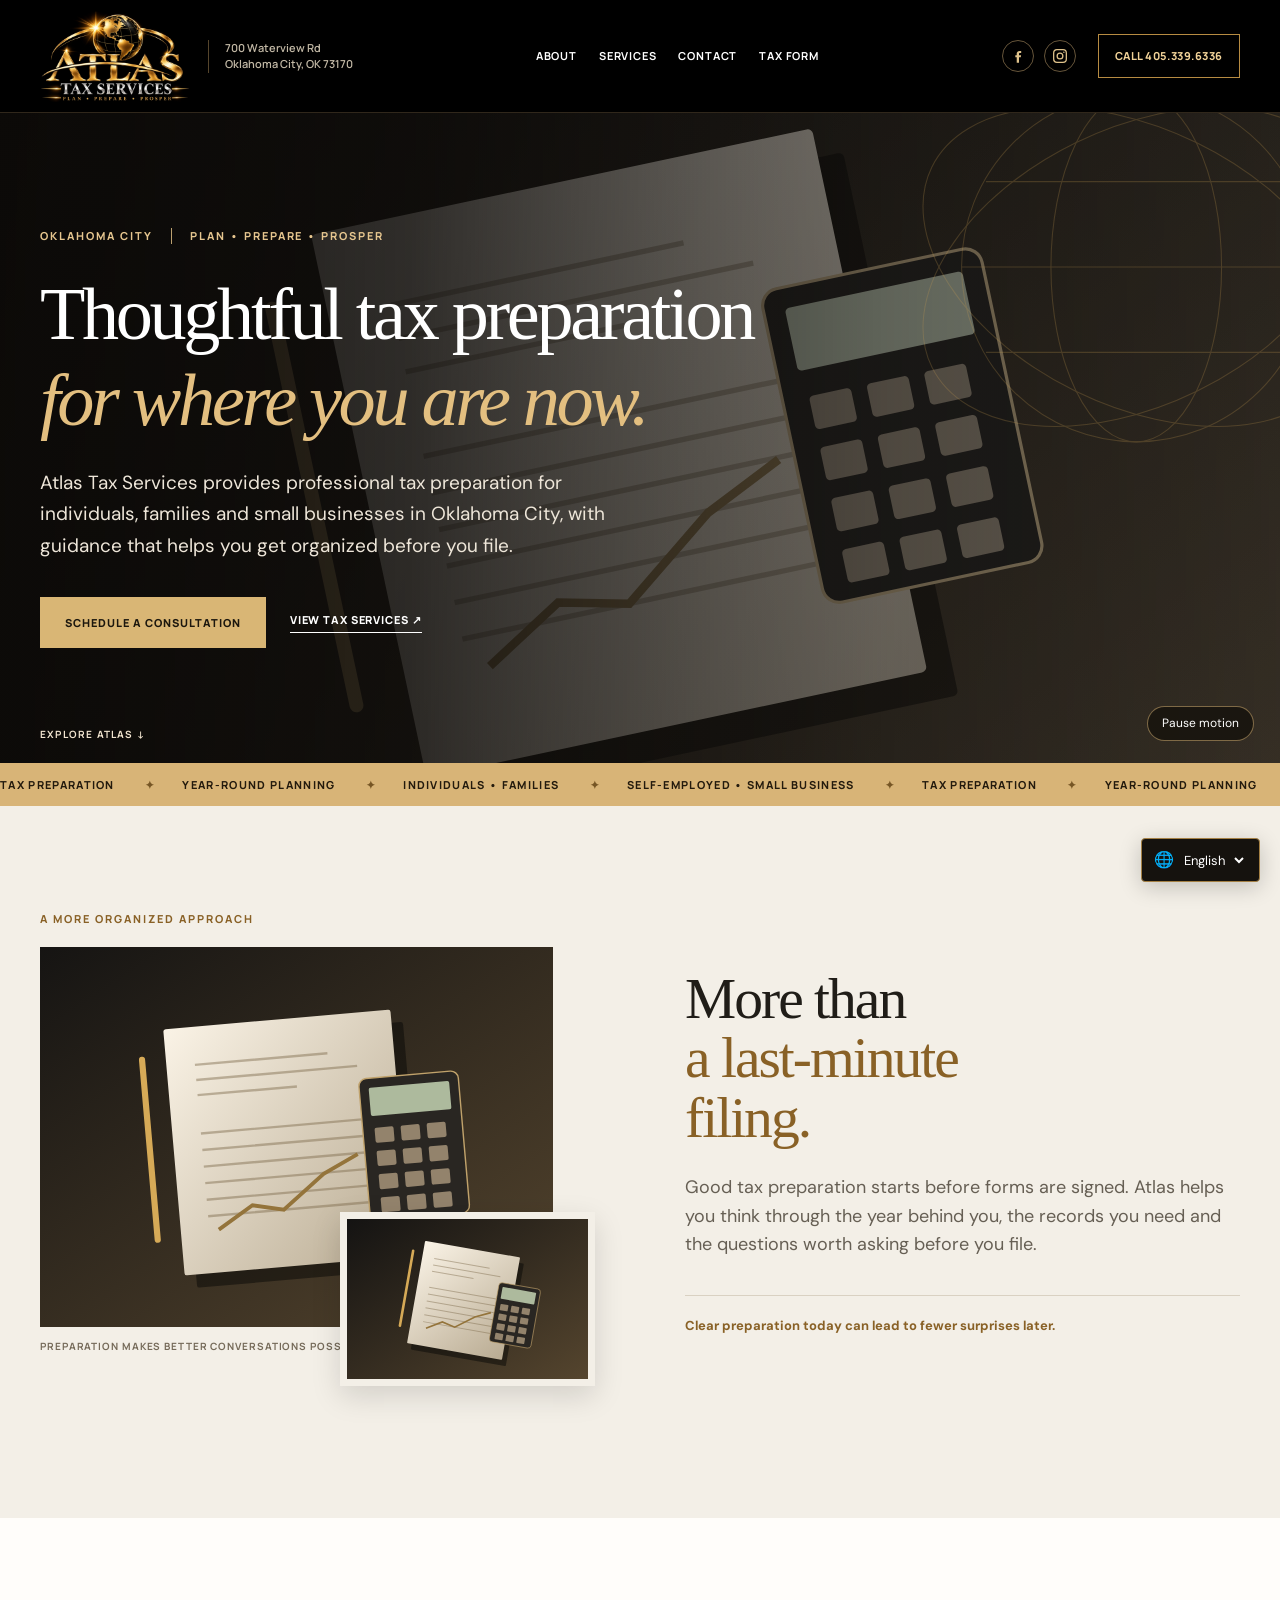
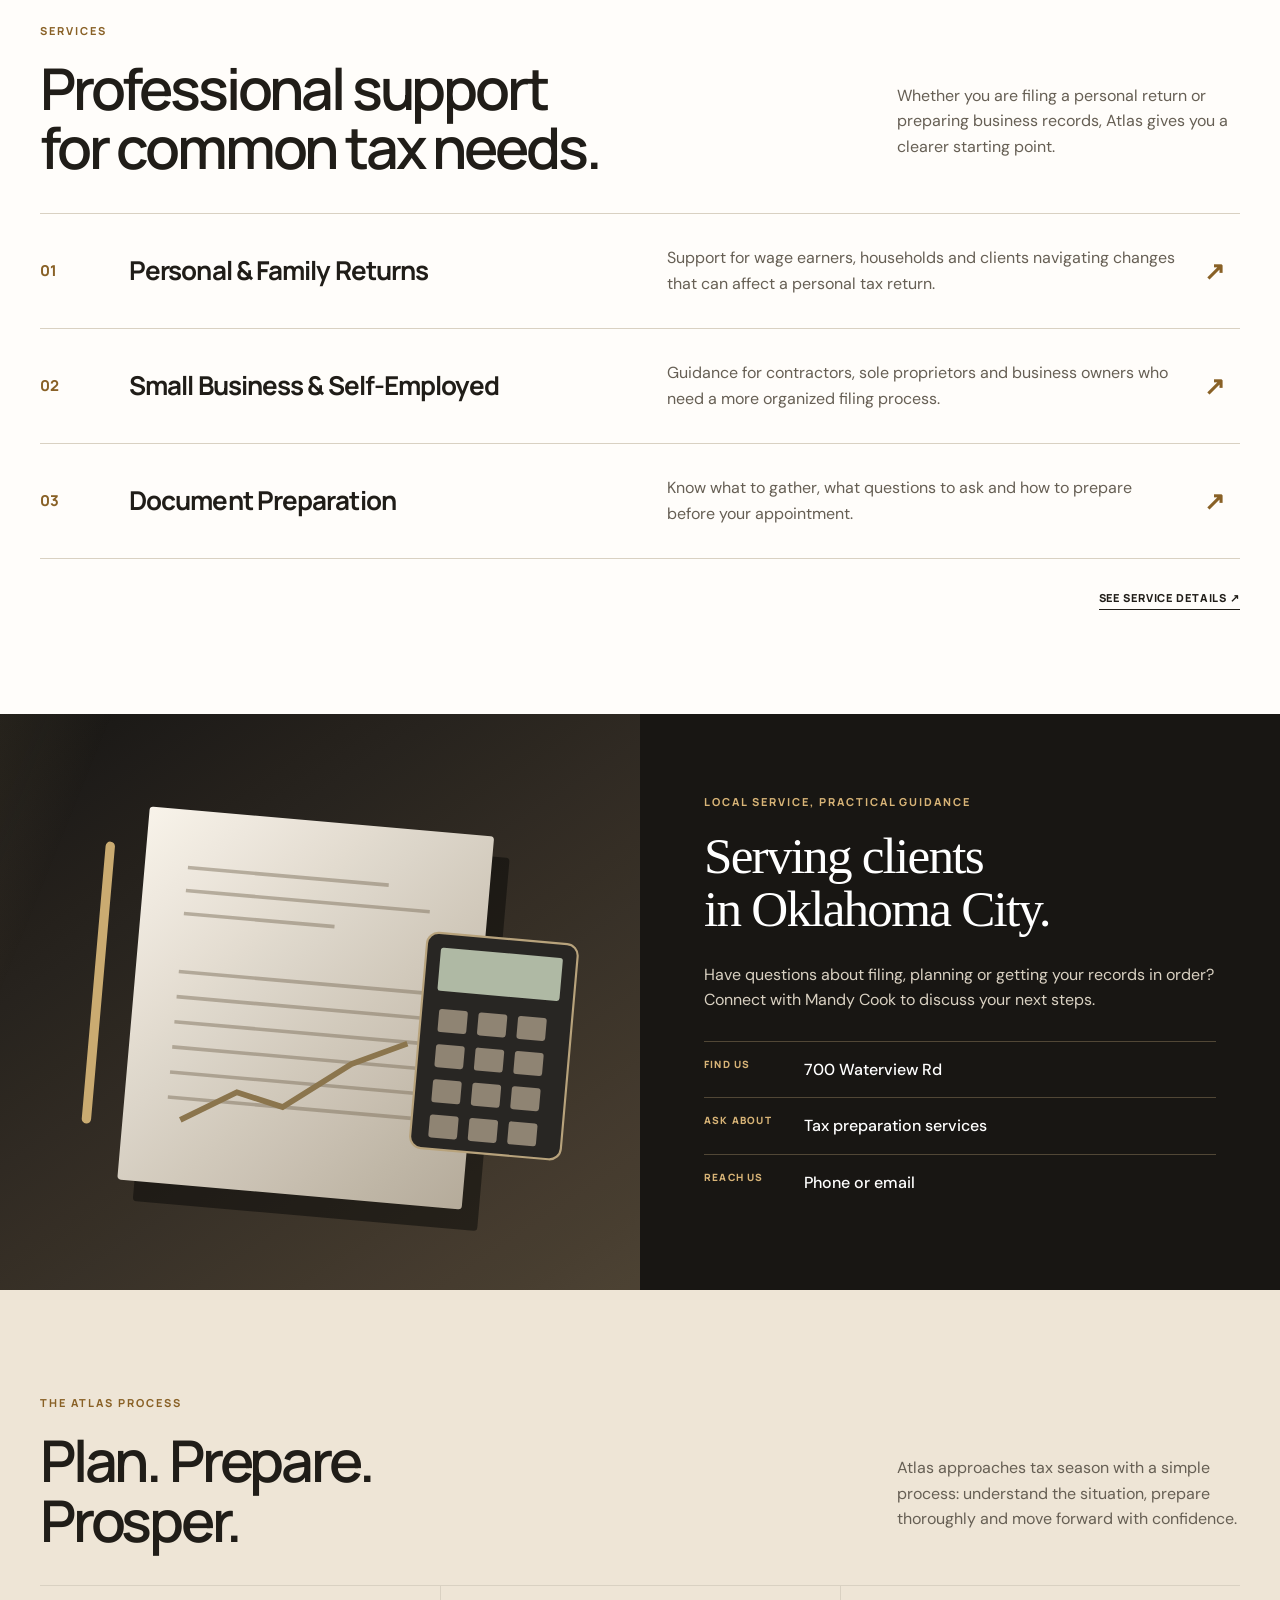
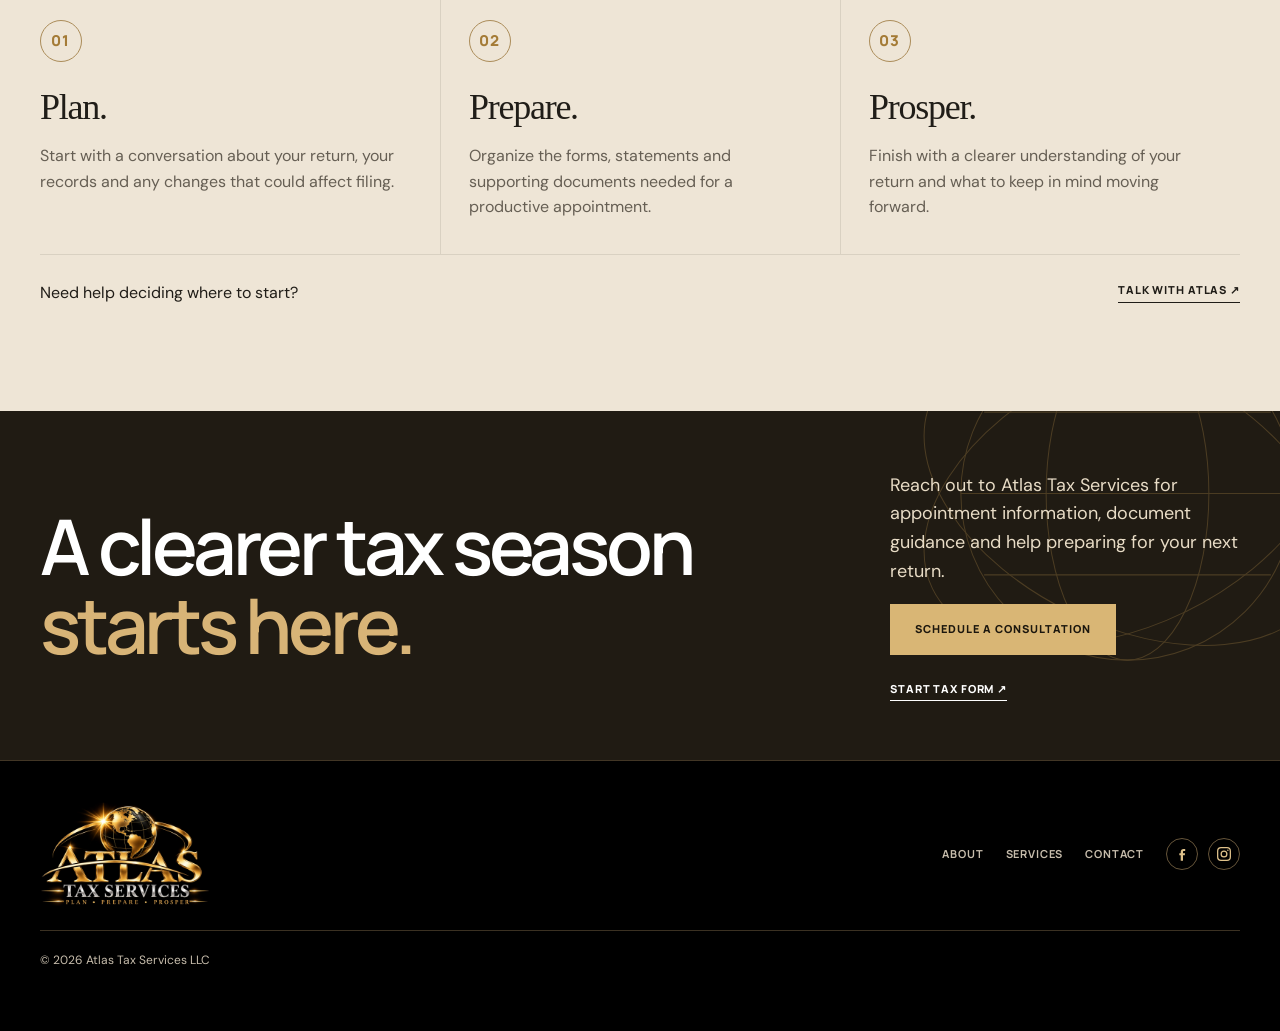
<file: index.html>
<!DOCTYPE html>

<html lang="en"><head><meta charset="utf-8"/><meta content="width=device-width,initial-scale=1" name="viewport"/><title>Atlas Tax Services LLC | Oklahoma City Tax Preparation</title><meta content="Professional tax preparation for individuals, families and small businesses in Oklahoma City." name="description"/><link crossorigin="" href="https://fonts.gstatic.com" rel="preconnect"/><link href="styles.css" rel="stylesheet"/><link href="assets/favicon.png" rel="icon"/></head><body class="atlas-site atlas-home">
<header class="site-header"><div class="shell header-inner"><div class="header-brand-block"><a class="brand" href="./"><picture class="header-logo-picture"><source media="(max-width: 980px)" srcset="assets/atlas-logo.webp"/><img alt="Atlas Tax Services" src="assets/atlas-logo.webp"/></picture></a><a class="header-address" href="contact/">700 Waterview Rd<br/>Oklahoma City, OK 73170</a></div><nav class="desktop-nav"><a href="about/">About</a><a href="services/">Services</a><a href="contact/">Contact</a><a href="intake/">Tax Form</a></nav><span class="social-cluster"><a aria-label="Atlas Tax Services on Facebook" class="social-icon facebook-link" href="https://www.facebook.com/share/1FNWfakD3E/?mibextid=wwXIfr" rel="noopener noreferrer" target="_blank"><svg aria-hidden="true" focusable="false" viewbox="0 0 24 24"><path d="M13.5 22v-8h2.7l.4-3.1h-3.1V8.9c0-.9.3-1.5 1.6-1.5h1.7V4.6c-.3 0-1.3-.1-2.5-.1-2.5 0-4.2 1.5-4.2 4.3v2.1H8v3.1h2.1v8h3.4Z" fill="currentColor"></path></svg></a><a aria-label="Atlas Tax Services on Instagram" class="social-icon instagram-link" href="https://www.instagram.com/atlastaxservices/" rel="noopener noreferrer" target="_blank"><svg aria-hidden="true" focusable="false" viewbox="0 0 24 24"><rect fill="none" height="19" rx="5" stroke="currentColor" stroke-width="1.9" width="19" x="2.5" y="2.5"></rect><circle cx="12" cy="12" fill="none" r="4.3" stroke="currentColor" stroke-width="1.9"></circle><circle cx="17.8" cy="6.4" fill="currentColor" r="1.1"></circle></svg></a></span><a class="header-cta" href="tel:+14053396336">Call 405.339.6336</a><div class="mobile-header-actions"><a aria-label="Atlas Tax Services on Facebook" class="social-icon mobile-header-facebook" href="https://www.facebook.com/share/1FNWfakD3E/?mibextid=wwXIfr" rel="noopener noreferrer" target="_blank"><svg aria-hidden="true" focusable="false" viewbox="0 0 24 24"><path d="M13.5 22v-8h2.7l.4-3.1h-3.1V8.9c0-.9.3-1.5 1.6-1.5h1.7V4.6c-.3 0-1.3-.1-2.5-.1-2.5 0-4.2 1.5-4.2 4.3v2.1H8v3.1h2.1v8h3.4Z" fill="currentColor"></path></svg></a><a aria-label="Atlas Tax Services on Instagram" class="social-icon mobile-header-instagram" href="https://www.instagram.com/atlastaxservices/" rel="noopener noreferrer" target="_blank"><svg aria-hidden="true" focusable="false" viewbox="0 0 24 24"><rect fill="none" height="19" rx="5" stroke="currentColor" stroke-width="1.9" width="19" x="2.5" y="2.5"></rect><circle cx="12" cy="12" fill="none" r="4.3" stroke="currentColor" stroke-width="1.9"></circle><circle cx="17.8" cy="6.4" fill="currentColor" r="1.1"></circle></svg></a><button aria-controls="mobile-menu" aria-expanded="false" aria-label="Open menu" class="menu-button"><span></span><span></span></button></div></div></header><nav class="mobile-menu" id="mobile-menu"><div class="shell mobile-menu-inner"><a href="about/">About</a><a href="services/">Services</a><a href="contact/">Contact</a><a href="intake/">Tax Form</a><a href="tel:+14053396336">405.339.6336</a></div></nav>
<main>
<section class="hero"><div class="hero-media"><img alt="" aria-hidden="true" class="motion-fallback" data-fallback="assets/hero-fallback.svg" src="https://images.pexels.com/photos/6694492/pexels-photo-6694492.jpeg?auto=compress&amp;cs=tinysrgb&amp;w=1800"/><video aria-hidden="true" autoplay="" class="atlas-loop" data-src="https://videos.pexels.com/video-files/6780089/6780089-uhd_3840_2160_30fps.mp4" loop="" muted="" playsinline="" preload="none" tabindex="-1"></video><span aria-hidden="true" class="motion-glint"></span></div><img alt="" class="hero-ribbon" src="assets/atlas-orbits.svg"/><div class="shell hero-inner"><div class="hero-copy reveal"><div class="hero-meta eyebrow"><span>Oklahoma City</span><span>Plan • Prepare • Prosper</span></div><h1><span class="hero-title-main">Thoughtful tax preparation</span><em>for where you are now.</em></h1><p>Atlas Tax Services provides professional tax preparation for individuals, families and small businesses in Oklahoma City, with guidance that helps you get organized before you file.</p><div class="actions"><a class="button" href="contact/">Schedule a Consultation</a><a class="text-link" href="services/">View Tax Services ↗</a></div></div></div><div class="hero-scroll">Explore Atlas ↓</div><button aria-pressed="false" class="motion-toggle" type="button">Pause motion</button></section>
<div aria-hidden="true" class="marquee"><div class="marquee-track"><span>Tax Preparation</span><span>Year-Round Planning</span><span>Individuals • Families</span><span>Self-Employed • Small Business</span><span>Tax Preparation</span><span>Year-Round Planning</span><span>Individuals • Families</span><span>Self-Employed • Small Business</span></div></div>
<section class="studio"><div class="shell studio-grid"><div class="studio-label"><p class="eyebrow red">A more organized approach</p><div class="studio-media reveal"><figure class="studio-photo studio-photo-main"><img alt="Hands organizing tax forms on a wooden desk" data-fallback="assets/desk-fallback.svg" src="https://images.pexels.com/photos/6963865/pexels-photo-6963865.jpeg?auto=compress&amp;cs=tinysrgb&amp;w=1200"/></figure><figure class="studio-photo studio-photo-inset"><img alt="A consultant discussing documents with a client" data-fallback="assets/consultation-fallback.svg" src="https://images.pexels.com/photos/8441811/pexels-photo-8441811.jpeg?auto=compress&amp;cs=tinysrgb&amp;w=1200"/></figure><p class="studio-caption">Preparation makes better conversations possible.</p></div></div><div class="studio-copy reveal"><h2>More than<br/><span>a last-minute<br/>filing.</span></h2><p>Good tax preparation starts before forms are signed. Atlas helps you think through the year behind you, the records you need and the questions worth asking before you file.</p><p class="quiet">Clear preparation today can lead to fewer surprises later.</p></div></div></section>
<section class="capabilities"><div class="shell"><div class="cap-head"><div><p class="eyebrow blue">Services</p><h2>Professional support<br/>for common tax needs.</h2></div><p>Whether you are filing a personal return or preparing business records, Atlas gives you a clearer starting point.</p></div><div class="cap-list"><a class="cap-row reveal" href="services/"><span class="cap-num">01</span><h3>Personal &amp; Family Returns</h3><p>Support for wage earners, households and clients navigating changes that can affect a personal tax return.</p><span class="cap-arrow">↗</span></a><a class="cap-row reveal" href="services/"><span class="cap-num">02</span><h3>Small Business &amp; Self-Employed</h3><p>Guidance for contractors, sole proprietors and business owners who need a more organized filing process.</p><span class="cap-arrow">↗</span></a><a class="cap-row reveal" href="services/"><span class="cap-num">03</span><h3>Document Preparation</h3><p>Know what to gather, what questions to ask and how to prepare before your appointment.</p><span class="cap-arrow">↗</span></a></div><div class="cap-footer"><a class="text-link" href="services/">See Service Details ↗</a></div></div></section>
<section class="visual-story"><div class="visual-media"><img alt="" aria-hidden="true" class="motion-fallback" data-fallback="assets/planning-fallback.svg" src="https://images.pexels.com/videos/8960541/adult-apartment-beautiful-book-series-8960541.jpeg?auto=compress&amp;dpr=1&amp;h=750&amp;w=1260"/><video aria-hidden="true" autoplay="" class="atlas-loop" data-src="https://videos.pexels.com/video-files/8960541/8960541-hd_1920_1080_25fps.mp4" loop="" muted="" playsinline="" preload="none" tabindex="-1"></video><span aria-hidden="true" class="motion-glint"></span></div><div class="visual-copy reveal"><p class="eyebrow light">Local service, practical guidance</p><h2>Serving clients<br/>in Oklahoma City.</h2><p>Have questions about filing, planning or getting your records in order? Connect with Mandy Cook to discuss your next steps.</p><div class="proof-list"><div class="proof-row"><b>FIND US</b><strong>700 Waterview Rd</strong></div><div class="proof-row"><b>ASK ABOUT</b><strong>Tax preparation services</strong></div><div class="proof-row"><b>REACH US</b><strong>Phone or email</strong></div></div></div></section>
<section class="process"><div class="shell"><div class="process-head"><div><p class="eyebrow red">The Atlas process</p><h2><span class="process-balance">Plan. Prepare.</span><br/>Prosper.</h2></div><p>Atlas approaches tax season with a simple process: understand the situation, prepare thoroughly and move forward with confidence.</p></div><div class="process-steps"><article class="step reveal"><div class="roman">01</div><h3>Plan.</h3><p>Start with a conversation about your return, your records and any changes that could affect filing.</p></article><article class="step reveal"><div class="roman">02</div><h3>Prepare.</h3><p>Organize the forms, statements and supporting documents needed for a productive appointment.</p></article><article class="step reveal"><div class="roman">03</div><h3>Prosper.</h3><p>Finish with a clearer understanding of your return and what to keep in mind moving forward.</p></article></div><div class="process-note"><p>Need help deciding where to start?</p><a class="text-link" href="contact/">Talk With Atlas ↗</a></div></div></section>
<section class="cta"><img alt="" class="cta-ribbon" src="assets/atlas-orbits.svg"/><div class="shell cta-inner"><h2>A clearer tax season<br/><span>starts here.</span></h2><div class="cta-side"><p>Reach out to Atlas Tax Services for appointment information, document guidance and help preparing for your next return.</p><a class="button" href="contact/">Schedule a Consultation</a><div class="intake-quick-link"><a class="text-link" href="intake/">Start Tax Form ↗</a></div></div></div></section>
</main><footer class="site-footer"><div class="shell"><div class="footer-top"><a class="brand" href="./"><img alt="Atlas Tax Services" src="assets/atlas-logo.webp"/></a><nav class="footer-nav"><a href="about/">About</a><a href="services/">Services</a><a href="contact/">Contact</a><span class="social-cluster"><a aria-label="Atlas Tax Services on Facebook" class="social-icon facebook-link" href="https://www.facebook.com/share/1FNWfakD3E/?mibextid=wwXIfr" rel="noopener noreferrer" target="_blank"><svg aria-hidden="true" focusable="false" viewbox="0 0 24 24"><path d="M13.5 22v-8h2.7l.4-3.1h-3.1V8.9c0-.9.3-1.5 1.6-1.5h1.7V4.6c-.3 0-1.3-.1-2.5-.1-2.5 0-4.2 1.5-4.2 4.3v2.1H8v3.1h2.1v8h3.4Z" fill="currentColor"></path></svg></a><a aria-label="Atlas Tax Services on Instagram" class="social-icon instagram-link" href="https://www.instagram.com/atlastaxservices/" rel="noopener noreferrer" target="_blank"><svg aria-hidden="true" focusable="false" viewbox="0 0 24 24"><rect fill="none" height="19" rx="5" stroke="currentColor" stroke-width="1.9" width="19" x="2.5" y="2.5"></rect><circle cx="12" cy="12" fill="none" r="4.3" stroke="currentColor" stroke-width="1.9"></circle><circle cx="17.8" cy="6.4" fill="currentColor" r="1.1"></circle></svg></a></span></nav></div><div class="footer-bottom"><span>© 2026 Atlas Tax Services LLC</span></div></div></footer><script src="script.js"></script></body></html>
</file>
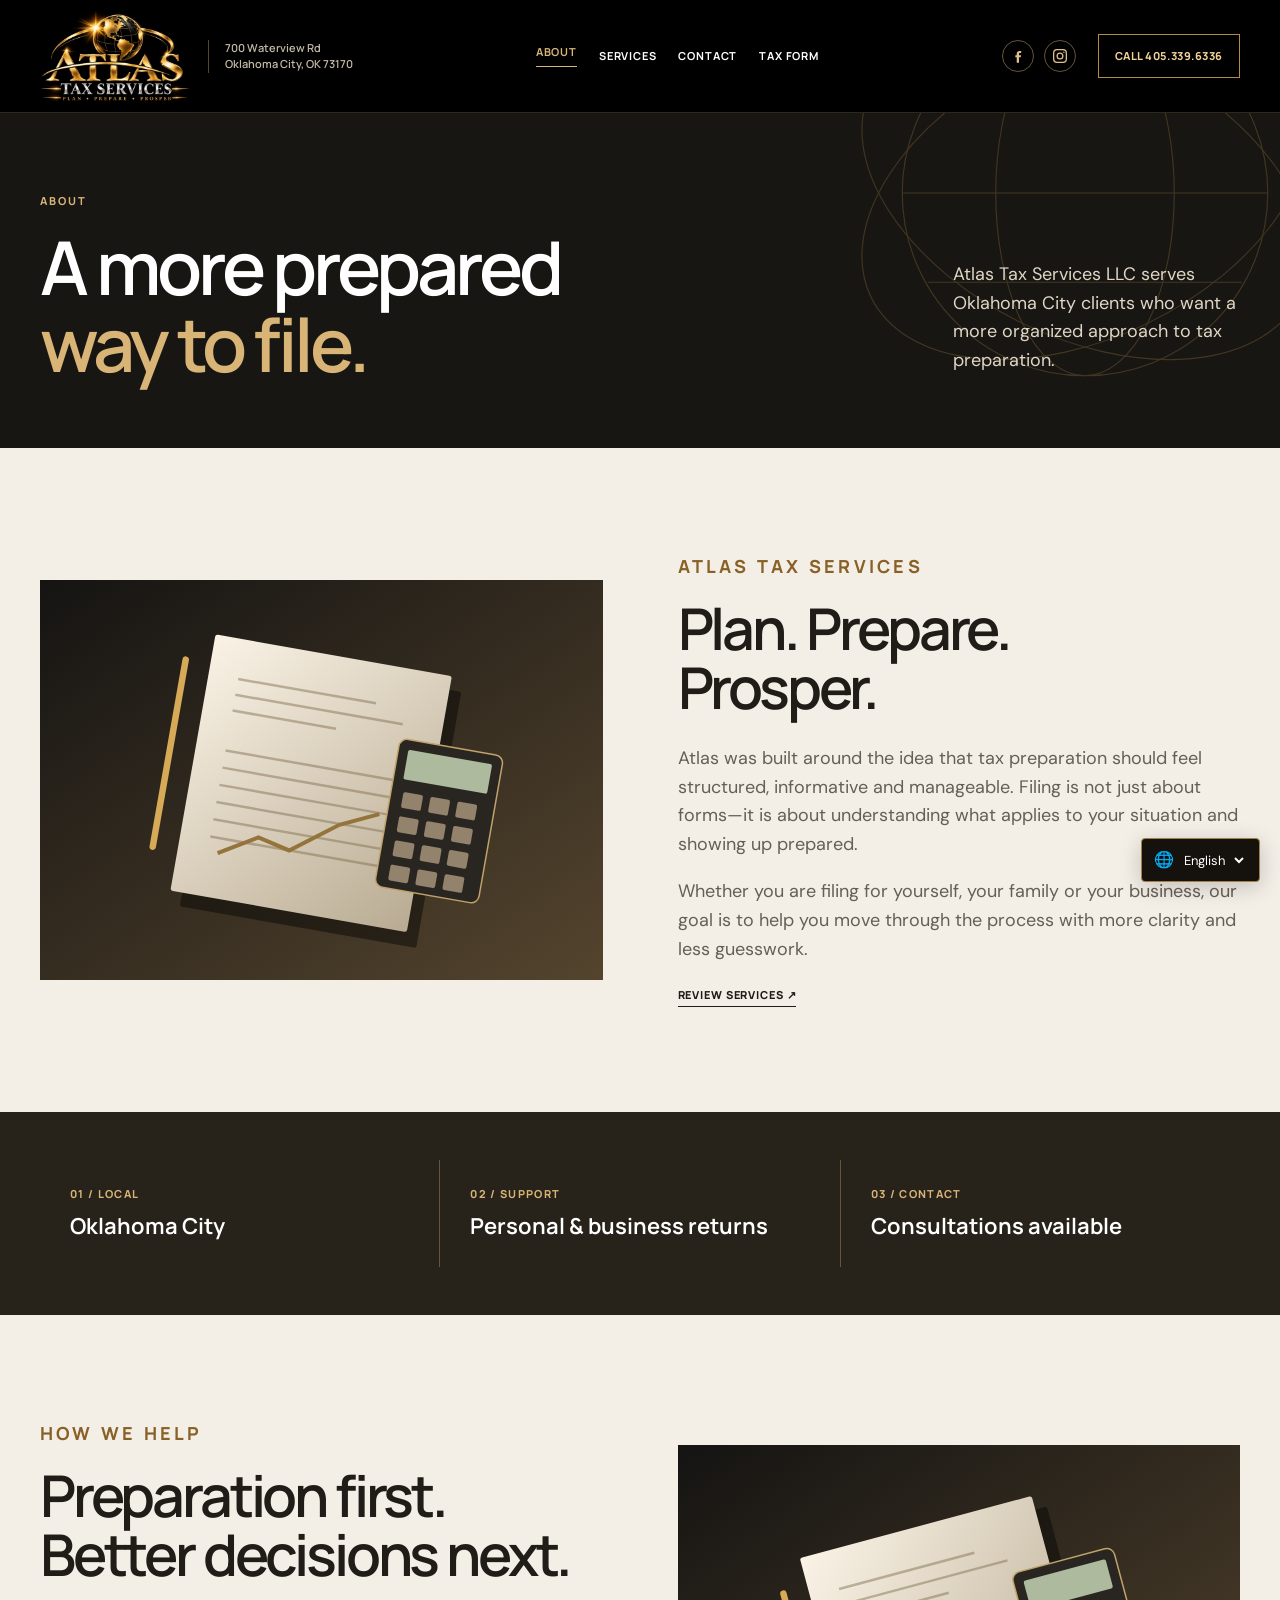
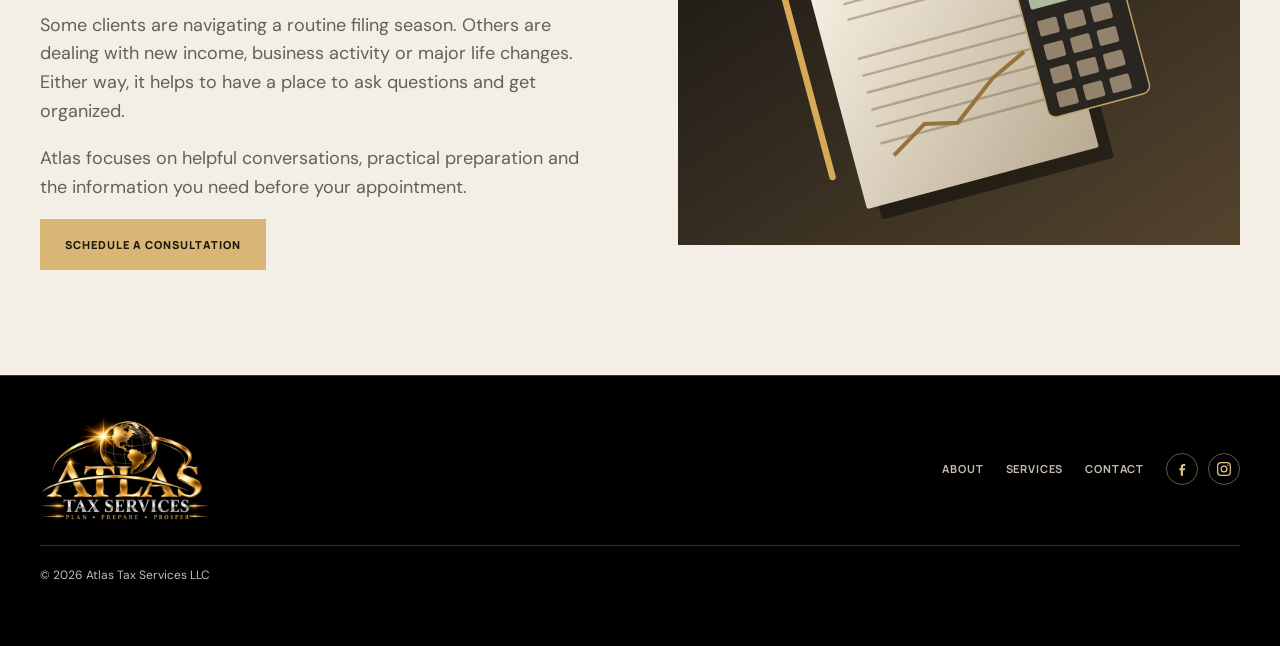
<file: about/index.html>
<!DOCTYPE html>

<html lang="en"><head><meta charset="utf-8"/><meta content="width=device-width,initial-scale=1" name="viewport"/><title>About | Atlas Tax Services</title><meta content="Learn about the Atlas Tax Services approach to tax preparation in Oklahoma City." name="description"/><link crossorigin="" href="https://fonts.gstatic.com" rel="preconnect"/><link href="../styles.css" rel="stylesheet"/><link href="../assets/favicon.png" rel="icon"/></head><body class="atlas-site page-about atlas-about"><div class="page-header"><header class="site-header"><div class="shell header-inner"><div class="header-brand-block"><a class="brand" href="../"><picture class="header-logo-picture"><source media="(max-width: 980px)" srcset="../assets/atlas-logo.webp"/><img alt="Atlas Tax Services" src="../assets/atlas-logo.webp"/></picture></a><a class="header-address" href="../contact/">700 Waterview Rd<br/>Oklahoma City, OK 73170</a></div><nav class="desktop-nav"><a aria-current="page" class="active" href="../about/">About</a><a href="../services/">Services</a><a href="../contact/">Contact</a><a href="../intake/">Tax Form</a></nav><span class="social-cluster"><a aria-label="Atlas Tax Services on Facebook" class="social-icon facebook-link" href="https://www.facebook.com/share/1FNWfakD3E/?mibextid=wwXIfr" rel="noopener noreferrer" target="_blank"><svg aria-hidden="true" focusable="false" viewbox="0 0 24 24"><path d="M13.5 22v-8h2.7l.4-3.1h-3.1V8.9c0-.9.3-1.5 1.6-1.5h1.7V4.6c-.3 0-1.3-.1-2.5-.1-2.5 0-4.2 1.5-4.2 4.3v2.1H8v3.1h2.1v8h3.4Z" fill="currentColor"></path></svg></a><a aria-label="Atlas Tax Services on Instagram" class="social-icon instagram-link" href="https://www.instagram.com/atlastaxservices/" rel="noopener noreferrer" target="_blank"><svg aria-hidden="true" focusable="false" viewbox="0 0 24 24"><rect fill="none" height="19" rx="5" stroke="currentColor" stroke-width="1.9" width="19" x="2.5" y="2.5"></rect><circle cx="12" cy="12" fill="none" r="4.3" stroke="currentColor" stroke-width="1.9"></circle><circle cx="17.8" cy="6.4" fill="currentColor" r="1.1"></circle></svg></a></span><a class="header-cta" href="tel:+14053396336">Call 405.339.6336</a><div class="mobile-header-actions"><a aria-label="Atlas Tax Services on Facebook" class="social-icon mobile-header-facebook" href="https://www.facebook.com/share/1FNWfakD3E/?mibextid=wwXIfr" rel="noopener noreferrer" target="_blank"><svg aria-hidden="true" focusable="false" viewbox="0 0 24 24"><path d="M13.5 22v-8h2.7l.4-3.1h-3.1V8.9c0-.9.3-1.5 1.6-1.5h1.7V4.6c-.3 0-1.3-.1-2.5-.1-2.5 0-4.2 1.5-4.2 4.3v2.1H8v3.1h2.1v8h3.4Z" fill="currentColor"></path></svg></a><a aria-label="Atlas Tax Services on Instagram" class="social-icon mobile-header-instagram" href="https://www.instagram.com/atlastaxservices/" rel="noopener noreferrer" target="_blank"><svg aria-hidden="true" focusable="false" viewbox="0 0 24 24"><rect fill="none" height="19" rx="5" stroke="currentColor" stroke-width="1.9" width="19" x="2.5" y="2.5"></rect><circle cx="12" cy="12" fill="none" r="4.3" stroke="currentColor" stroke-width="1.9"></circle><circle cx="17.8" cy="6.4" fill="currentColor" r="1.1"></circle></svg></a><button aria-controls="mobile-menu" aria-expanded="false" aria-label="Open menu" class="menu-button"><span></span><span></span></button></div></div></header><nav class="mobile-menu" id="mobile-menu"><div class="shell mobile-menu-inner"><a href="../about/">About</a><a href="../services/">Services</a><a href="../contact/">Contact</a><a href="../intake/">Tax Form</a></div></nav></div><main><section class="page-hero"><img alt="" class="page-art-ribbon" src="../assets/atlas-orbits.svg"/><div class="shell page-hero-inner"><div><p class="eyebrow blue">About</p><h1>A more prepared<br/><span>way to file.</span></h1></div><p>Atlas Tax Services LLC serves Oklahoma City clients who want a more organized approach to tax preparation.</p></div></section><section class="content-section"><div class="shell about-story"><div class="about-photo reveal"><img alt="Clients reviewing financial documents with a consultant" data-fallback="../assets/consultation-fallback.svg" src="https://images.pexels.com/photos/8441778/pexels-photo-8441778.jpeg?auto=compress&amp;cs=tinysrgb&amp;w=1200"/></div><div class="about-panel reveal"><p class="eyebrow red">Atlas Tax Services</p><h2>Plan. Prepare.<br/>Prosper.</h2><p>Atlas was built around the idea that tax preparation should feel structured, informative and manageable. Filing is not just about forms—it is about understanding what applies to your situation and showing up prepared.</p><p>Whether you are filing for yourself, your family or your business, our goal is to help you move through the process with more clarity and less guesswork.</p><a class="text-link" href="../services/">Review services ↗</a></div></div></section><section class="local-strip"><div class="shell local-strip-grid"><div class="local-item"><span>01 / Local</span><strong>Oklahoma City</strong></div><div class="local-item"><span>02 / Support</span><strong>Personal &amp; business returns</strong></div><div class="local-item"><span>03 / Contact</span><strong>Consultations available</strong></div></div></section><section class="content-section about-standard"><div class="shell standard-layout"><div class="standard-copy"><p class="eyebrow red">How we help</p><h2>Preparation first.<br/>Better decisions next.</h2><p>Some clients are navigating a routine filing season. Others are dealing with new income, business activity or major life changes. Either way, it helps to have a place to ask questions and get organized.</p><p>Atlas focuses on helpful conversations, practical preparation and the information you need before your appointment.</p><div class="actions"><a class="button" href="../contact/">Schedule a Consultation</a></div></div><figure class="standard-photo reveal"><img alt="A professional reviewing financial records" data-fallback="../assets/review-fallback.svg" src="https://images.pexels.com/photos/8296970/pexels-photo-8296970.jpeg?auto=compress&amp;cs=tinysrgb&amp;w=1200"/></figure></div></section></main><footer class="site-footer"><div class="shell"><div class="footer-top"><a class="brand" href="../"><img alt="Atlas Tax Services" src="../assets/atlas-logo.webp"/></a><nav class="footer-nav"><a href="../about/">About</a><a href="../services/">Services</a><a href="../contact/">Contact</a><span class="social-cluster"><a aria-label="Atlas Tax Services on Facebook" class="social-icon facebook-link" href="https://www.facebook.com/share/1FNWfakD3E/?mibextid=wwXIfr" rel="noopener noreferrer" target="_blank"><svg aria-hidden="true" focusable="false" viewbox="0 0 24 24"><path d="M13.5 22v-8h2.7l.4-3.1h-3.1V8.9c0-.9.3-1.5 1.6-1.5h1.7V4.6c-.3 0-1.3-.1-2.5-.1-2.5 0-4.2 1.5-4.2 4.3v2.1H8v3.1h2.1v8h3.4Z" fill="currentColor"></path></svg></a><a aria-label="Atlas Tax Services on Instagram" class="social-icon instagram-link" href="https://www.instagram.com/atlastaxservices/" rel="noopener noreferrer" target="_blank"><svg aria-hidden="true" focusable="false" viewbox="0 0 24 24"><rect fill="none" height="19" rx="5" stroke="currentColor" stroke-width="1.9" width="19" x="2.5" y="2.5"></rect><circle cx="12" cy="12" fill="none" r="4.3" stroke="currentColor" stroke-width="1.9"></circle><circle cx="17.8" cy="6.4" fill="currentColor" r="1.1"></circle></svg></a></span></nav></div><div class="footer-bottom"><span>© 2026 Atlas Tax Services LLC</span></div></div></footer><script src="../script.js"></script></body></html>
</file>
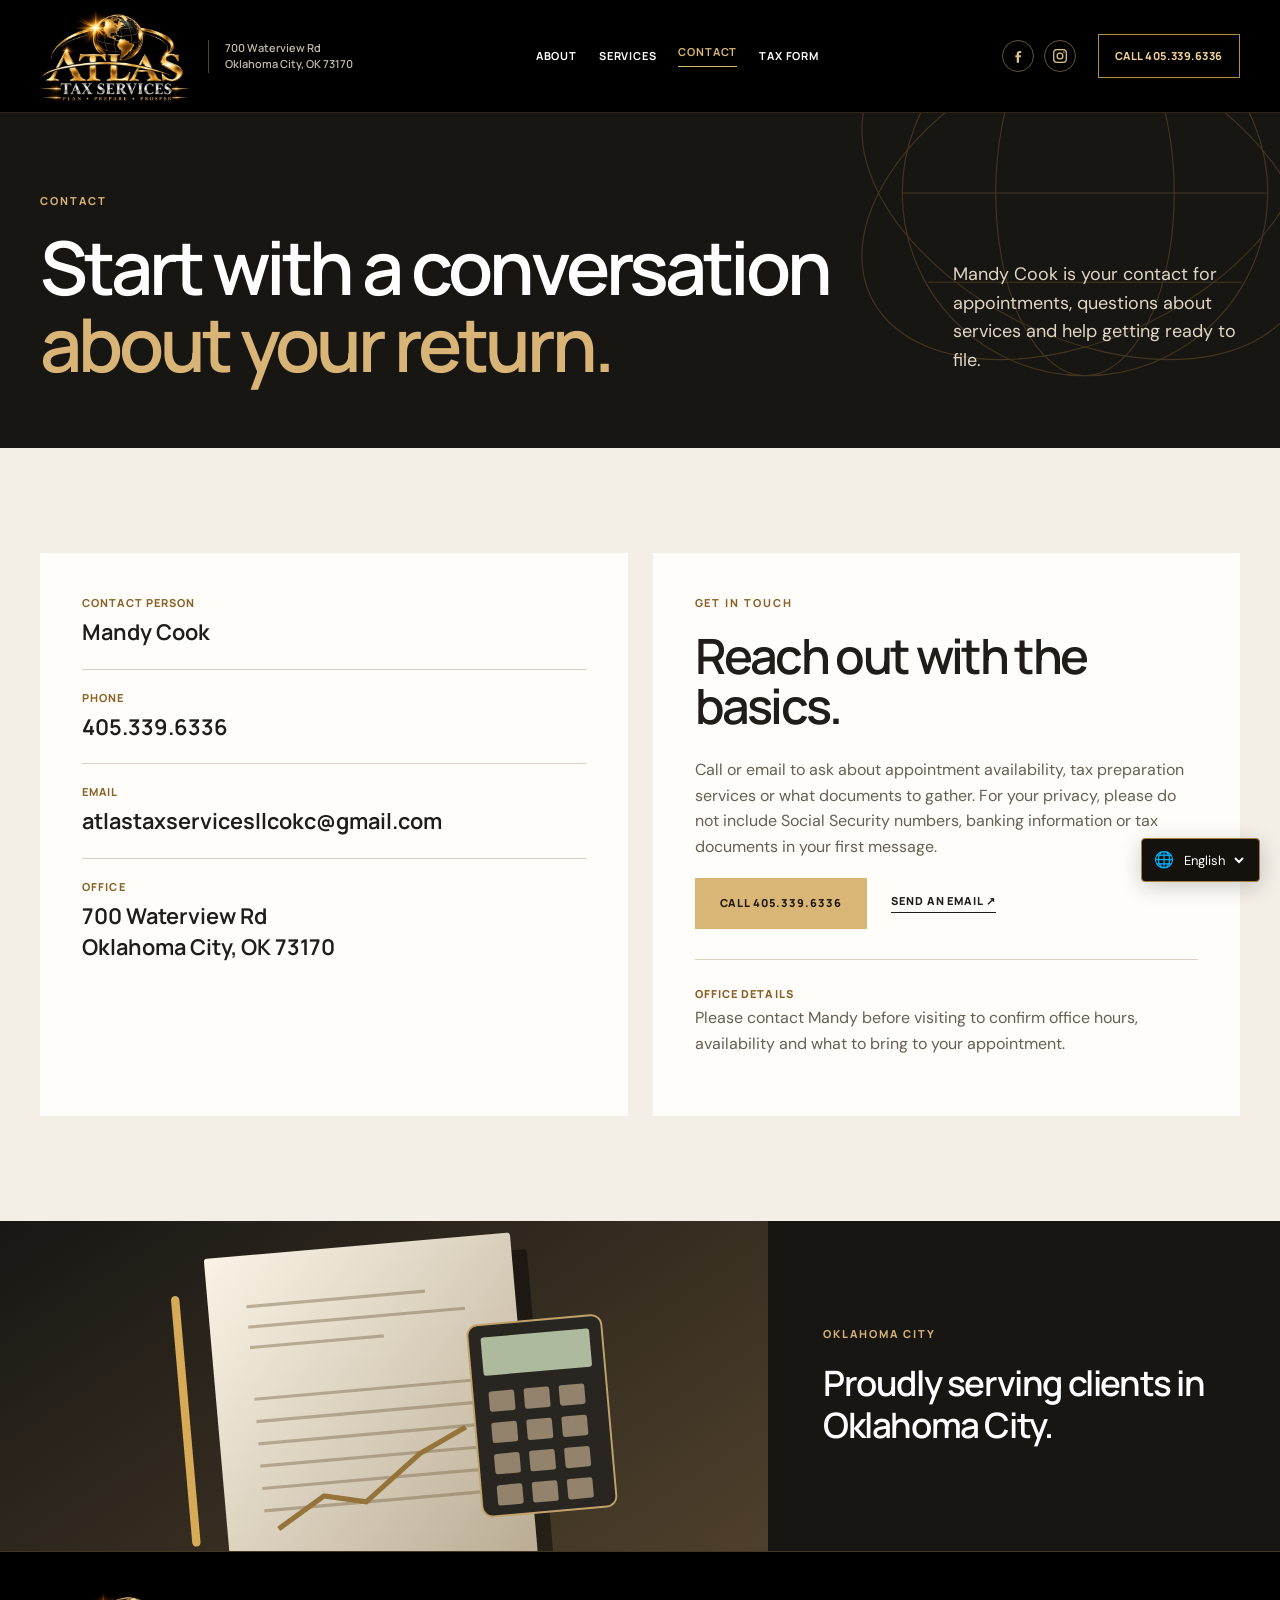
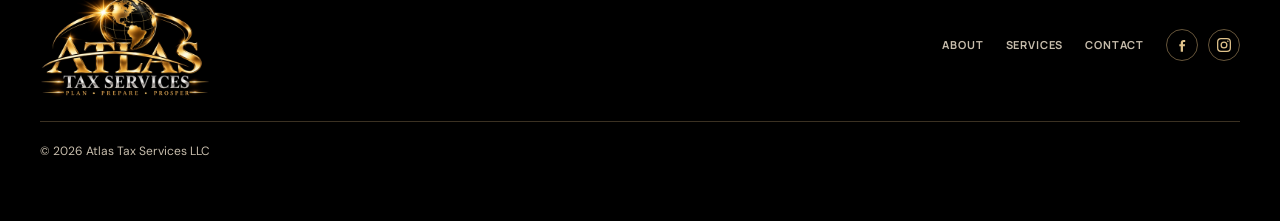
<file: contact/index.html>
<!DOCTYPE html>

<html lang="en"><head><meta charset="utf-8"/><meta content="width=device-width,initial-scale=1" name="viewport"/><title>Contact | Atlas Tax Services</title><meta content="Contact Atlas Tax Services for appointments, questions and tax preparation information in Oklahoma City." name="description"/><link crossorigin="" href="https://fonts.gstatic.com" rel="preconnect"/><link href="../styles.css" rel="stylesheet"/><link href="../assets/favicon.png" rel="icon"/></head><body class="atlas-site page-contact atlas-contact"><div class="page-header"><header class="site-header"><div class="shell header-inner"><div class="header-brand-block"><a class="brand" href="../"><picture class="header-logo-picture"><source media="(max-width: 980px)" srcset="../assets/atlas-logo.webp"/><img alt="Atlas Tax Services" src="../assets/atlas-logo.webp"/></picture></a><a class="header-address" href="../contact/">700 Waterview Rd<br/>Oklahoma City, OK 73170</a></div><nav class="desktop-nav"><a href="../about/">About</a><a href="../services/">Services</a><a aria-current="page" class="active" href="../contact/">Contact</a><a href="../intake/">Tax Form</a></nav><span class="social-cluster"><a aria-label="Atlas Tax Services on Facebook" class="social-icon facebook-link" href="https://www.facebook.com/share/1FNWfakD3E/?mibextid=wwXIfr" rel="noopener noreferrer" target="_blank"><svg aria-hidden="true" focusable="false" viewbox="0 0 24 24"><path d="M13.5 22v-8h2.7l.4-3.1h-3.1V8.9c0-.9.3-1.5 1.6-1.5h1.7V4.6c-.3 0-1.3-.1-2.5-.1-2.5 0-4.2 1.5-4.2 4.3v2.1H8v3.1h2.1v8h3.4Z" fill="currentColor"></path></svg></a><a aria-label="Atlas Tax Services on Instagram" class="social-icon instagram-link" href="https://www.instagram.com/atlastaxservices/" rel="noopener noreferrer" target="_blank"><svg aria-hidden="true" focusable="false" viewbox="0 0 24 24"><rect fill="none" height="19" rx="5" stroke="currentColor" stroke-width="1.9" width="19" x="2.5" y="2.5"></rect><circle cx="12" cy="12" fill="none" r="4.3" stroke="currentColor" stroke-width="1.9"></circle><circle cx="17.8" cy="6.4" fill="currentColor" r="1.1"></circle></svg></a></span><a class="header-cta" href="tel:+14053396336">Call 405.339.6336</a><div class="mobile-header-actions"><a aria-label="Atlas Tax Services on Facebook" class="social-icon mobile-header-facebook" href="https://www.facebook.com/share/1FNWfakD3E/?mibextid=wwXIfr" rel="noopener noreferrer" target="_blank"><svg aria-hidden="true" focusable="false" viewbox="0 0 24 24"><path d="M13.5 22v-8h2.7l.4-3.1h-3.1V8.9c0-.9.3-1.5 1.6-1.5h1.7V4.6c-.3 0-1.3-.1-2.5-.1-2.5 0-4.2 1.5-4.2 4.3v2.1H8v3.1h2.1v8h3.4Z" fill="currentColor"></path></svg></a><a aria-label="Atlas Tax Services on Instagram" class="social-icon mobile-header-instagram" href="https://www.instagram.com/atlastaxservices/" rel="noopener noreferrer" target="_blank"><svg aria-hidden="true" focusable="false" viewbox="0 0 24 24"><rect fill="none" height="19" rx="5" stroke="currentColor" stroke-width="1.9" width="19" x="2.5" y="2.5"></rect><circle cx="12" cy="12" fill="none" r="4.3" stroke="currentColor" stroke-width="1.9"></circle><circle cx="17.8" cy="6.4" fill="currentColor" r="1.1"></circle></svg></a><button aria-controls="mobile-menu" aria-expanded="false" aria-label="Open menu" class="menu-button"><span></span><span></span></button></div></div></header><nav class="mobile-menu" id="mobile-menu"><div class="shell mobile-menu-inner"><a href="../about/">About</a><a href="../services/">Services</a><a href="../contact/">Contact</a><a href="../intake/">Tax Form</a></div></nav></div><main><section class="page-hero"><img alt="" class="page-art-ribbon" src="../assets/atlas-orbits.svg"/><div class="shell page-hero-inner"><div><p class="eyebrow blue">Contact</p><h1>Start with a conversation<br/><span>about your return.</span></h1></div><p>Mandy Cook is your contact for appointments, questions about services and help getting ready to file.</p></div></section><section class="content-section"><div class="shell contact-grid"><div class="contact-panel"><div class="row"><span class="label">Contact person</span><strong>Mandy Cook</strong></div><div class="row"><span class="label">Phone</span><a href="tel:+14053396336">405.339.6336</a></div><div class="row"><span class="label">Email</span><a href="mailto:atlastaxservicesllcokc@gmail.com">atlastaxservicesllcokc@gmail.com</a></div><div class="row"><span class="label">Office</span><address><a href="https://www.google.com/maps/search/?api=1&amp;query=700%20Waterview%20Rd%2C%20Oklahoma%20City%2C%20OK%2073170" rel="noopener noreferrer" target="_blank">700 Waterview Rd<br/>Oklahoma City, OK 73170</a></address></div></div><div class="contact-copy"><p class="eyebrow red">Get in touch</p><h2>Reach out with the basics.</h2><p>Call or email to ask about appointment availability, tax preparation services or what documents to gather. For your privacy, please do not include Social Security numbers, banking information or tax documents in your first message.</p><div class="actions"><a class="button" href="tel:+14053396336">Call 405.339.6336</a><a class="text-link" href="mailto:atlastaxservicesllcokc@gmail.com">Send an Email ↗</a></div><div class="contact-note"><span>Office details</span><p>Please contact Mandy before visiting to confirm office hours, availability and what to bring to your appointment.</p></div></div></div></section><section class="contact-visual"><div class="contact-visual-image"><img alt="Calculator, pen and financial report on a wooden desk" data-fallback="../assets/desk-fallback.svg" src="https://images.pexels.com/photos/33175669/pexels-photo-33175669.jpeg?auto=compress&amp;cs=tinysrgb&amp;w=1200"/></div><div class="contact-visual-caption reveal"><p class="eyebrow light">Oklahoma City</p><p>Proudly serving clients in Oklahoma City.</p></div></section></main><footer class="site-footer"><div class="shell"><div class="footer-top"><a class="brand" href="../"><img alt="Atlas Tax Services" src="../assets/atlas-logo.webp"/></a><nav class="footer-nav"><a href="../about/">About</a><a href="../services/">Services</a><a href="../contact/">Contact</a><span class="social-cluster"><a aria-label="Atlas Tax Services on Facebook" class="social-icon facebook-link" href="https://www.facebook.com/share/1FNWfakD3E/?mibextid=wwXIfr" rel="noopener noreferrer" target="_blank"><svg aria-hidden="true" focusable="false" viewbox="0 0 24 24"><path d="M13.5 22v-8h2.7l.4-3.1h-3.1V8.9c0-.9.3-1.5 1.6-1.5h1.7V4.6c-.3 0-1.3-.1-2.5-.1-2.5 0-4.2 1.5-4.2 4.3v2.1H8v3.1h2.1v8h3.4Z" fill="currentColor"></path></svg></a><a aria-label="Atlas Tax Services on Instagram" class="social-icon instagram-link" href="https://www.instagram.com/atlastaxservices/" rel="noopener noreferrer" target="_blank"><svg aria-hidden="true" focusable="false" viewbox="0 0 24 24"><rect fill="none" height="19" rx="5" stroke="currentColor" stroke-width="1.9" width="19" x="2.5" y="2.5"></rect><circle cx="12" cy="12" fill="none" r="4.3" stroke="currentColor" stroke-width="1.9"></circle><circle cx="17.8" cy="6.4" fill="currentColor" r="1.1"></circle></svg></a></span></nav></div><div class="footer-bottom"><span>© 2026 Atlas Tax Services LLC</span></div></div></footer><script src="../script.js"></script></body></html>
</file>
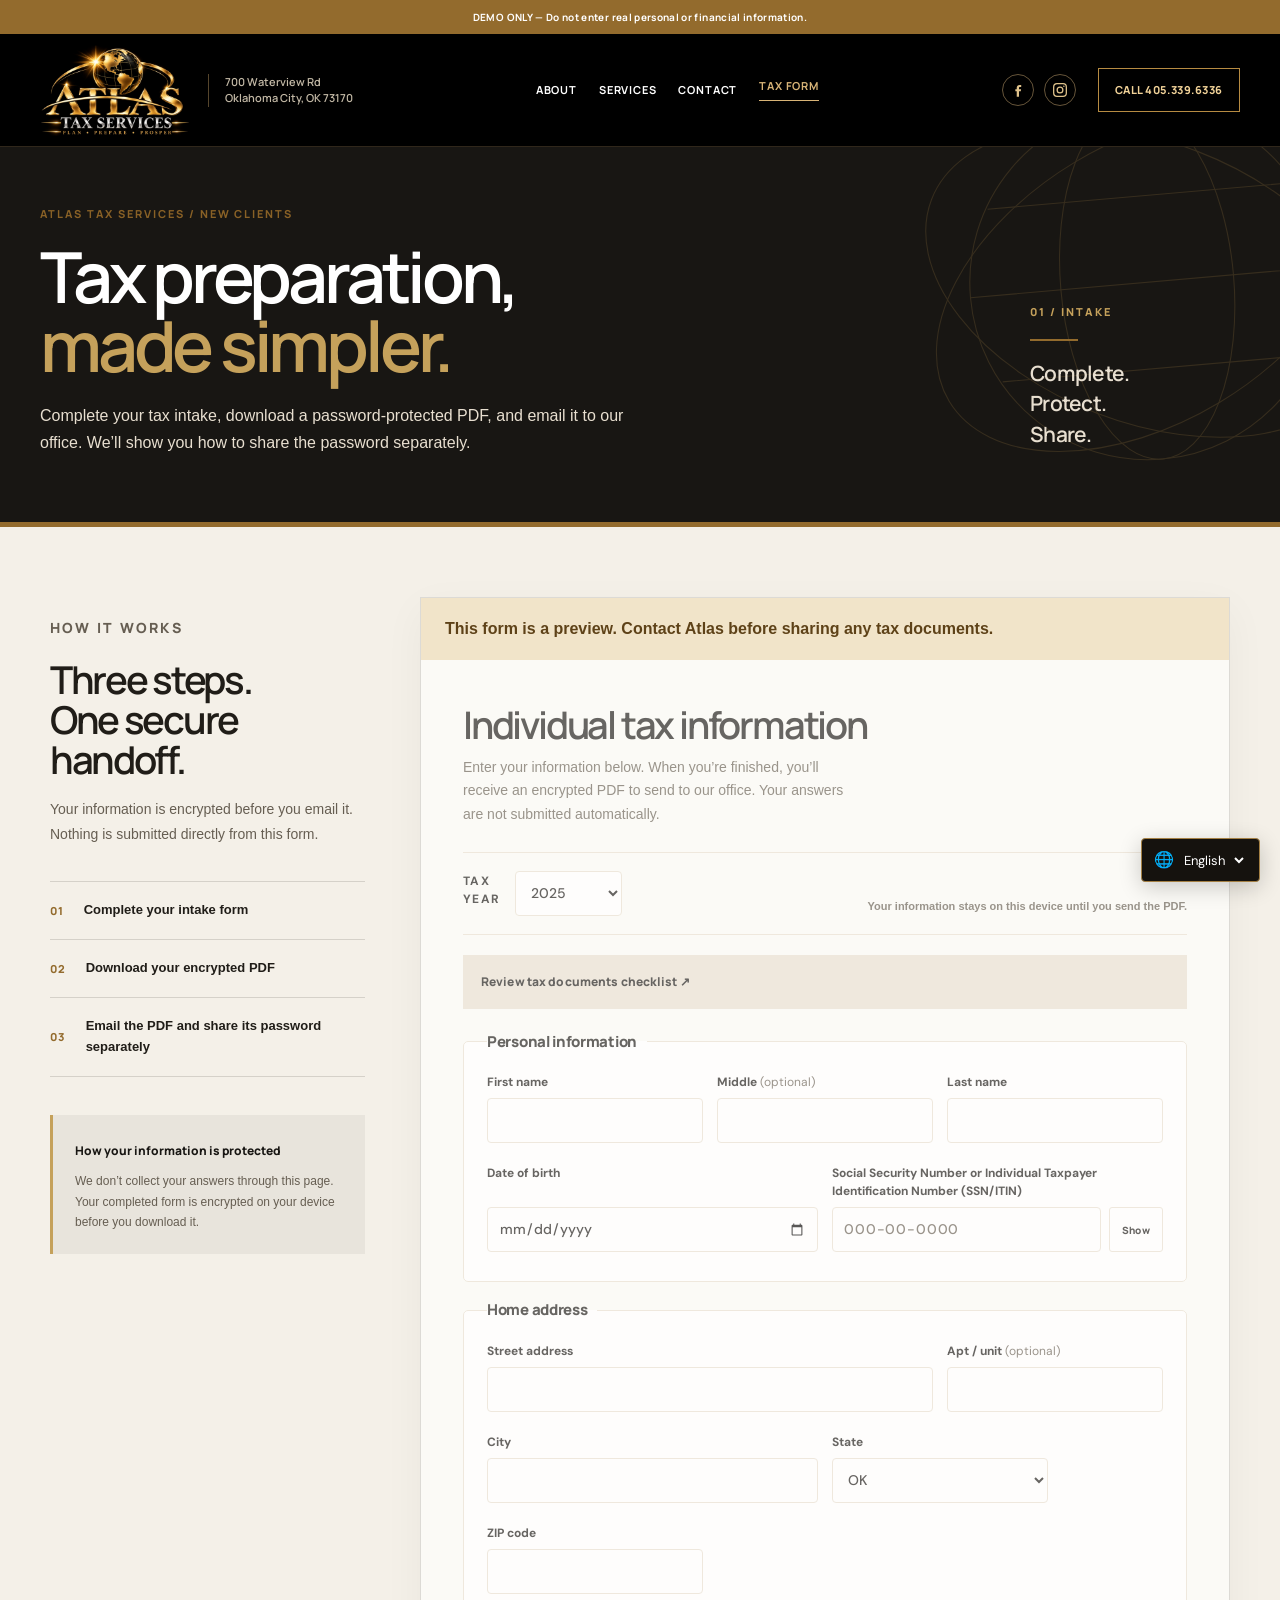
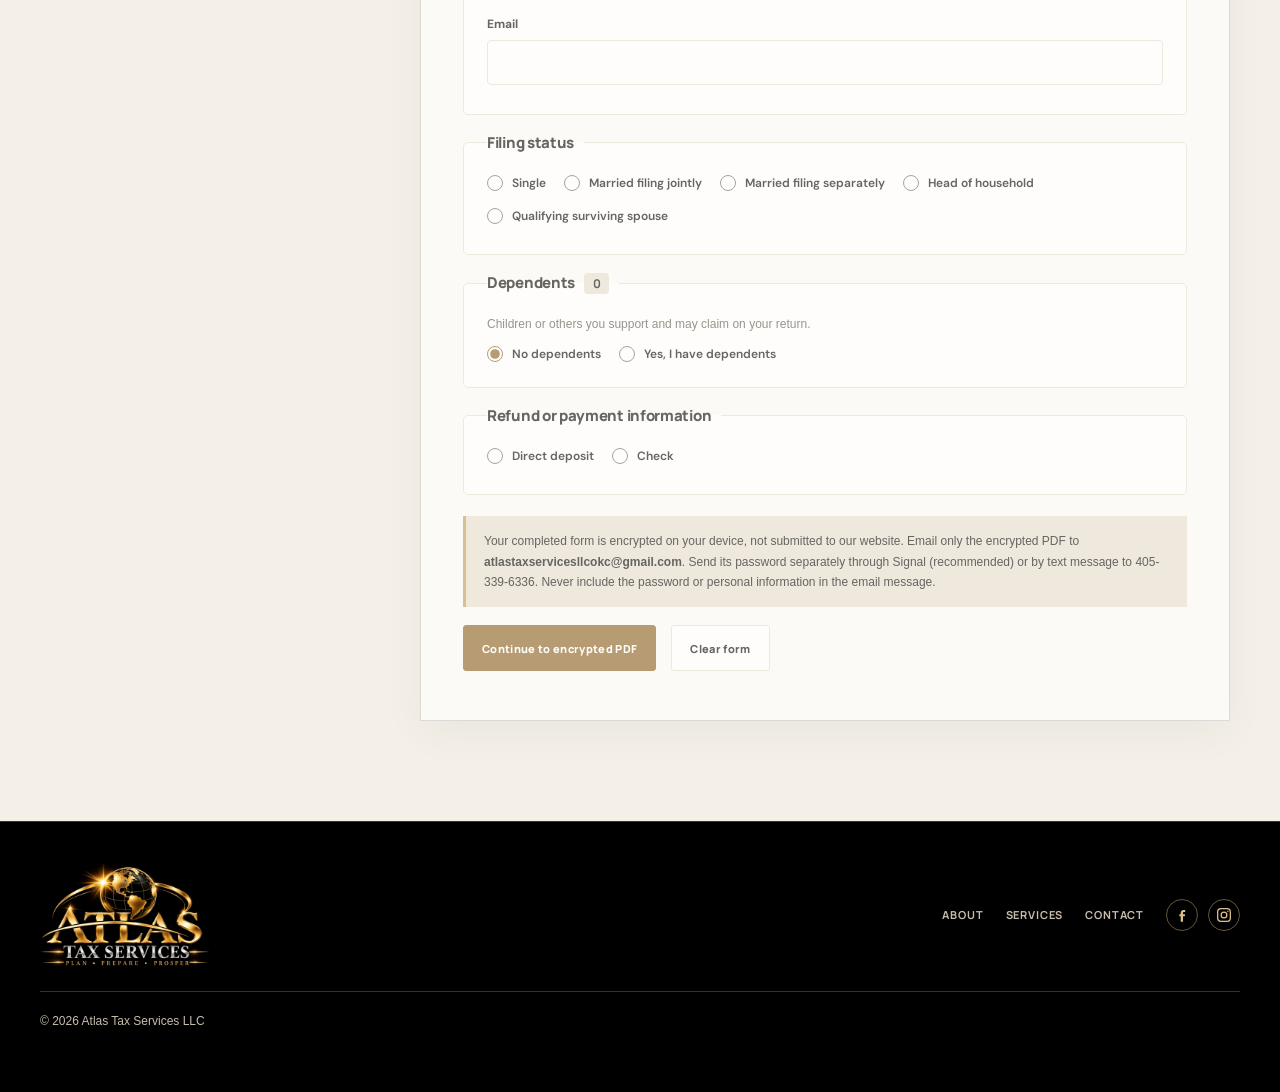
<file: intake/index.html>
<!DOCTYPE html>

<html lang="en"><head><meta content="default-src 'none'; script-src 'self'; style-src 'self'; img-src 'self' data:; font-src 'self'; connect-src 'none'; object-src 'none'; frame-src 'none'; base-uri 'none'; form-action 'none'" http-equiv="Content-Security-Policy"/>
<meta charset="utf-8"/><meta content="width=device-width,initial-scale=1" name="viewport"/>
<meta content="Complete your individual tax form and create an encrypted PDF to send to Atlas Tax Services. Form information is processed locally in your browser." name="description"/>
<title>Individual Tax Intake | Atlas Tax Services</title>
<link href="../styles.css" rel="stylesheet"/>
<link href="./intake-preview.css" rel="stylesheet"/>
<link href="../assets/favicon.png" rel="icon"/></head><body class="atlas-site atlas-intake"><div class="preview-banner">DEMO ONLY — Do not enter real personal or financial information.</div>
<div class="page-header"><header class="site-header"><div class="shell header-inner"><div class="header-brand-block"><a class="brand" href="../"><picture class="header-logo-picture"><source media="(max-width: 980px)" srcset="../assets/atlas-logo.webp"/><img alt="Atlas Tax Services" src="../assets/atlas-logo.webp"/></picture></a><a class="header-address" href="../contact/">700 Waterview Rd<br/>Oklahoma City, OK 73170</a></div><nav class="desktop-nav"><a href="../about/">About</a><a href="../services/">Services</a><a href="../contact/">Contact</a><a class="active" href="../intake/">Tax Form</a></nav><span class="social-cluster"><a aria-label="Atlas Tax Services on Facebook" class="social-icon facebook-link" href="https://www.facebook.com/share/1FNWfakD3E/?mibextid=wwXIfr" rel="noopener noreferrer" target="_blank"><svg aria-hidden="true" focusable="false" viewbox="0 0 24 24"><path d="M13.5 22v-8h2.7l.4-3.1h-3.1V8.9c0-.9.3-1.5 1.6-1.5h1.7V4.6c-.3 0-1.3-.1-2.5-.1-2.5 0-4.2 1.5-4.2 4.3v2.1H8v3.1h2.1v8h3.4Z" fill="currentColor"></path></svg></a><a aria-label="Atlas Tax Services on Instagram" class="social-icon instagram-link" href="https://www.instagram.com/atlastaxservices/" rel="noopener noreferrer" target="_blank"><svg aria-hidden="true" focusable="false" viewbox="0 0 24 24"><rect fill="none" height="19" rx="5" stroke="currentColor" stroke-width="1.9" width="19" x="2.5" y="2.5"></rect><circle cx="12" cy="12" fill="none" r="4.3" stroke="currentColor" stroke-width="1.9"></circle><circle cx="17.8" cy="6.4" fill="currentColor" r="1.1"></circle></svg></a></span><a class="header-cta" href="tel:+14053396336">Call 405.339.6336</a><div class="mobile-header-actions"><a aria-label="Atlas Tax Services on Facebook" class="social-icon mobile-header-facebook" href="https://www.facebook.com/share/1FNWfakD3E/?mibextid=wwXIfr" rel="noopener noreferrer" target="_blank"><svg aria-hidden="true" focusable="false" viewbox="0 0 24 24"><path d="M13.5 22v-8h2.7l.4-3.1h-3.1V8.9c0-.9.3-1.5 1.6-1.5h1.7V4.6c-.3 0-1.3-.1-2.5-.1-2.5 0-4.2 1.5-4.2 4.3v2.1H8v3.1h2.1v8h3.4Z" fill="currentColor"></path></svg></a><a aria-label="Atlas Tax Services on Instagram" class="social-icon mobile-header-instagram" href="https://www.instagram.com/atlastaxservices/" rel="noopener noreferrer" target="_blank"><svg aria-hidden="true" focusable="false" viewbox="0 0 24 24"><rect fill="none" height="19" rx="5" stroke="currentColor" stroke-width="1.9" width="19" x="2.5" y="2.5"></rect><circle cx="12" cy="12" fill="none" r="4.3" stroke="currentColor" stroke-width="1.9"></circle><circle cx="17.8" cy="6.4" fill="currentColor" r="1.1"></circle></svg></a><button aria-controls="mobile-menu" aria-expanded="false" aria-label="Open menu" class="menu-button"><span></span><span></span></button></div></div></header><nav class="mobile-menu" id="mobile-menu"><div class="shell mobile-menu-inner"><a href="../about/">About</a><a href="../services/">Services</a><a href="../contact/">Contact</a><a href="../intake/">Tax Form</a></div></nav></div>
<section class="intake-hero"><img alt="" class="intake-hero-ribbon" src="../assets/atlas-orbits.svg"/><div class="shell intake-hero-inner"><div><p class="eyebrow blue">ATLAS TAX SERVICES / NEW CLIENTS</p><h1>Tax preparation,<br/><span>made simpler.</span></h1><p class="intake-hero-desc">Complete your tax intake, download a password-protected PDF, and email it to our office. We’ll show you how to share the password separately.</p></div><div class="intake-hero-aside"><span class="intake-step">01 / INTAKE</span><div class="intake-hero-aside-rule"></div><p>Complete.<br/>Protect.<br/>Share.</p></div></div></section>
<main class="intake-page"><div class="shell intake-layout">
<aside class="intake-sidebar"><div class="intake-sidebar-inner"><p class="intake-kicker">HOW IT WORKS</p><h2>Three steps.<br/>One secure handoff.</h2><p>Your information is encrypted before you email it. Nothing is submitted directly from this form.</p><div class="intake-step-list"><div><strong>01</strong><span>Complete your intake form</span></div><div><strong>02</strong><span>Download your encrypted PDF</span></div><div><strong>03</strong><span>Email the PDF and share its password separately</span></div></div><div class="intake-safety"><strong>How your information is protected</strong><p>We don’t collect your answers through this page. Your completed form is encrypted on your device before you download it.</p></div></div></aside>
<section class="intake-form-card"><p class="atlas-demo-note">This form is a preview. Contact Atlas before sharing any tax documents.</p><div aria-disabled="true" class="intake-form-content" inert="">
<h2 class="intake-form-heading">Individual tax information</h2>
<p class="lead">Enter your information below. When you’re finished, you’ll receive an encrypted PDF to send to our office. Your answers are not submitted automatically.</p><div class="intake-toolbar"><div class="intake-year"><label for="taxYear">TAX YEAR</label><select aria-label="Tax year" id="taxYear" name="taxYear"></select></div><div class="intake-toolbar-help">Your information stays on this device until you send the PDF.</div></div>
<button aria-controls="documentsDialog" aria-haspopup="dialog" class="intake-checklist-button" id="documentsButton" type="button">Review tax documents checklist ↗</button>
<dialog aria-labelledby="documentsTitle" class="documents-dialog" id="documentsDialog">
<h2 id="documentsTitle">Tax documents checklist</h2>
<p class="checklist-intro">Select the documents that apply to your tax return. Your selections will be included in your PDF.</p>
<section aria-labelledby="incomeChecklistTitle">
<h3 id="incomeChecklistTitle">Income forms</h3>
<div class="checklist">
<label><input name="documents" type="checkbox" value="w2"/> W-2</label>
<label><input name="documents" type="checkbox" value="1099"/> 1099</label>
<label><input name="documents" type="checkbox" value="socialSecurity"/> Social Security</label>
<label><input name="documents" type="checkbox" value="interestDividends"/> Interest and dividends</label>
<label><input name="documents" type="checkbox" value="rentalIncome"/> Rental income</label>
<label><input name="documents" type="checkbox" value="investmentStockSales"/> Investment stock sales</label>
</div>
</section>
<section aria-labelledby="deductionsChecklistTitle">
<h3 id="deductionsChecklistTitle">Deductions checklist</h3>
<div class="checklist">
<label><input name="documents" type="checkbox" value="mortgageInterest"/> Mortgage interest</label>
<label><input name="documents" type="checkbox" value="childCare"/> Child care</label>
<label><input name="documents" type="checkbox" value="education"/> Education</label>
<label><input name="documents" type="checkbox" value="studentLoanInterest"/> Student loan interest</label>
<label><input name="documents" type="checkbox" value="charitableDonations"/> Charitable donations</label>
</div>
</section>
<div class="dialog-actions"><button class="btn ghost" id="closeDocuments" type="button">Close</button></div>
</dialog>
<form autocomplete="off" id="intake" novalidate="">
<fieldset>
<legend>Personal information</legend>
<div class="grid">
<div class="c2"><label for="firstName">First name</label><input autocomplete="given-name" id="firstName" maxlength="100" name="firstName" required=""/><p class="err" id="firstName-err"></p></div>
<div class="c2"><label for="middle">Middle <span class="opt">(optional)</span></label><input autocomplete="additional-name" id="middle" maxlength="100" name="middle"/></div>
<div class="c2"><label for="lastName">Last name</label><input autocomplete="family-name" id="lastName" maxlength="100" name="lastName" required=""/><p class="err" id="lastName-err"></p></div>
<div class="c3"><label for="dob">Date of birth</label><input autocomplete="off" id="dob" name="dob" required="" type="date"/><p class="err" id="dob-err"></p></div>
<div class="c3">
<label for="ssn">Social Security Number or Individual Taxpayer Identification Number (SSN/ITIN)</label>
<div class="ssn">
<input aria-describedby="ssn-err" autocomplete="off" id="ssn" inputmode="numeric" maxlength="15" name="ssn" placeholder="000-00-0000" type="password"/>
<button aria-pressed="false" class="btn ghost small" id="ssnToggle" type="button">Show</button>
</div>
<p class="err" id="ssn-err"></p>
</div>
</div>
</fieldset>
<fieldset>
<legend>Home address</legend>
<div class="grid">
<div class="c4"><label for="street">Street address</label><input autocomplete="address-line1" id="street" maxlength="200" name="street" required=""/><p class="err" id="street-err"></p></div>
<div class="c2"><label for="unit">Apt / unit <span class="opt">(optional)</span></label><input autocomplete="address-line2" id="unit" maxlength="100" name="unit"/></div>
<div class="c3"><label for="city">City</label><input autocomplete="address-level2" id="city" maxlength="100" name="city" required=""/><p class="err" id="city-err"></p></div>
<div class="c2"><label for="state">State</label><select autocomplete="address-level1" id="state" name="state"></select></div>
<div class="c2"><label for="zip">ZIP code</label><input autocomplete="postal-code" id="zip" inputmode="numeric" maxlength="10" name="zip" required=""/><p class="err" id="zip-err"></p></div>
<div class="c6"><label for="email">Email</label><input aria-describedby="email-err" autocomplete="email" id="email" maxlength="320" name="email" required="" type="email"/><p class="err" id="email-err"></p></div>
</div>
</fieldset>
<fieldset>
<legend>Filing status</legend>
<div aria-label="Choose one filing status" class="choice" id="filingStatuses" role="radiogroup">
<label><input name="filingStatus" type="radio" value="single"/> Single</label>
<label><input name="filingStatus" type="radio" value="marriedFilingJointly"/> Married filing jointly</label>
<label><input name="filingStatus" type="radio" value="marriedFilingSeparately"/> Married filing separately</label>
<label><input name="filingStatus" type="radio" value="headOfHousehold"/> Head of household</label>
<label><input name="filingStatus" type="radio" value="qualifyingSurvivingSpouse"/> Qualifying surviving spouse</label>
</div>
<p class="err" id="filingStatus-err"></p>
<div class="grid hidden mt-14" id="spouseSection">
<div class="c3"><label for="spouseName">Spouse full name</label><input autocomplete="name" id="spouseName" maxlength="120" name="spouseName"/><p class="err" id="spouseName-err"></p></div>
<div class="c3"><label for="spouseSsn">Spouse Social Security number</label><input autocomplete="off" id="spouseSsn" inputmode="numeric" maxlength="11" name="spouseSsn" placeholder="000-00-0000" type="password"/><p class="err" id="spouseSsn-err"></p></div>
<div class="c3"><label for="spouseDob">Spouse date of birth</label><input autocomplete="off" id="spouseDob" name="spouseDob" type="date"/><p class="err" id="spouseDob-err"></p></div>
<div class="c3"><label for="spouseOccupation">Spouse occupation</label><input autocomplete="off" id="spouseOccupation" maxlength="120" name="spouseOccupation"/><p class="err" id="spouseOccupation-err"></p></div>
</div>
</fieldset>
<fieldset>
<legend>Dependents <span aria-live="polite" class="count" id="count">0</span></legend>
<p class="hint no-top">Children or others you support and may claim on your return.</p>
<div aria-label="Do you have dependents?" class="choice mt-12" role="radiogroup">
<label><input checked="" name="hasDeps" type="radio" value="no"/> No dependents</label>
<label><input name="hasDeps" type="radio" value="yes"/> Yes, I have dependents</label>
</div>
<div class="hidden" id="depSection">
<div id="deps"></div>
<button class="btn ghost" id="addDep" type="button">Add a dependent</button>
<p aria-live="polite" class="hint" id="dependentLimitMessage" role="status"></p>
</div>
</fieldset>
<fieldset>
<legend>Refund or payment information</legend>
<div aria-label="Choose one refund method" class="choice" id="refundMethods" role="radiogroup">
<label><input name="refundMethod" type="radio" value="directDeposit"/> Direct deposit</label>
<label><input name="refundMethod" type="radio" value="check"/> Check</label>
</div>
<p class="err" id="refundMethod-err"></p>
<div class="grid hidden mt-14" id="bankSection">
<div class="c6"><label for="bankName">Bank name</label><input autocomplete="organization" id="bankName" maxlength="120" name="bankName"/><p class="err" id="bankName-err"></p></div>
<div class="c3"><label for="accountNumber">Account number</label><input autocomplete="off" id="accountNumber" inputmode="numeric" maxlength="34" name="accountNumber" type="password"/><p class="err" id="accountNumber-err"></p></div>
<div class="c3"><label for="routingNumber">Routing number</label><input autocomplete="off" id="routingNumber" inputmode="numeric" maxlength="9" name="routingNumber" type="password"/><p class="err" id="routingNumber-err"></p></div>
<div class="c6">
<label>Account type</label>
<div aria-label="Choose one account type" class="choice" id="accountTypes" role="radiogroup">
<label><input name="accountType" type="radio" value="checking"/> Checking</label>
<label><input name="accountType" type="radio" value="savings"/> Savings</label>
</div>
<p class="err" id="accountType-err"></p>
</div>
</div>
</fieldset>
<p class="secure">Your completed form is encrypted on your device, not submitted to our website. Email only the encrypted PDF to <strong>atlastaxservicesllcokc@gmail.com</strong>. Send its password separately through Signal (recommended) or by text message to 405-339-6336. Never include the password or personal information in the email message.</p>
<div class="actions">
<button class="btn" id="submitBtn" type="submit">Continue to encrypted PDF</button>
<button class="btn ghost" id="clearForm" type="button">Clear form</button>
<p id="status" role="status"></p>
</div>
</form><dialog aria-labelledby="passwordTitle" class="password-dialog" id="pdfPasswordDialog">
<div id="downloadStep">
<h2 id="passwordTitle">Prepare your encrypted PDF</h2>
<p class="notice">We’ll generate a strong password and encrypt your PDF on this device. You won’t need to create or remember a password.</p>
<p class="warning">After downloading, email the encrypted PDF to our office. We’ll show you the password and how to send it separately. Nothing is sent automatically.</p>
<p aria-live="polite" id="passwordError" role="alert"></p>
<div class="pw-actions"><button class="btn" id="confirmExport" type="button">Generate and download PDF</button><button class="btn ghost" id="cancelExport" type="button">Cancel</button></div>
</div>
<div hidden="" id="shareStep">
<h2 id="shareTitle" tabindex="-1">Your encrypted PDF is ready</h2>
<p class="notice">Check your Downloads folder for <strong>Atlas-Tax-Services-Intake-Encrypted.pdf</strong>. Email that file to Atlas Tax Services, then send us the password separately using one of the options below.</p>
<div class="email-share-panel">
<div class="email-share-header"><strong>1. Email the encrypted PDF</strong><span>Attachment only — no password</span></div>
<div class="email-share-address" dir="ltr">atlastaxservicesllcokc@gmail.com</div>
<div class="email-share-actions"><button class="btn ghost" id="copyOfficeEmail" type="button">Copy email address</button><button class="btn ghost" id="downloadAgain" type="button">Download PDF again</button></div>
<p aria-live="polite" id="emailCopyStatus" role="status"></p>
<p class="share-option-tip">Attach only the encrypted PDF. Don’t include your password, Social Security number, or bank details in the email message.</p>
</div>
<p class="share-heading">2. Share the PDF password separately</p>
<div class="password-share-panel"><label for="generatedPdfPassword">YOUR PDF PASSWORD — COPY EXACTLY</label><output aria-live="off" dir="ltr" id="generatedPdfPassword"></output><button class="btn" id="copyPdfPassword" type="button">Copy password</button><p aria-live="polite" id="copyStatus" role="status"></p></div>
<div class="share-methods">
<section aria-label="More private option: Signal" class="share-option signal-option">
<p class="share-option-label">SIGNAL — RECOMMENDED WHEN AVAILABLE</p>
<p class="share-option-desc">Signal uses end-to-end encryption, so it offers more privacy than regular text messages. Both you and Atlas Tax Services need Signal to use this option.</p>
<details class="signal-benefits">
<summary>Why Signal is safer than texting</summary>
<ul>
<li><strong>End-to-end privacy:</strong> Your message is encrypted so only you and the intended recipient can read it—not Signal or your mobile carrier.</li>
<li><strong>Accurate password sharing:</strong> Copy and paste the password directly into your message, without typing it character by character.</li>
<li><strong>Phone or computer:</strong> Use Signal on your phone or a linked desktop computer.</li>
</ul>
</details>
<ol class="signal-steps">
<li>Select <strong>Copy password</strong> above.</li>
<li>Open Signal and find the <strong>Atlas Tax Services contact confirmed by our office</strong>.</li>
<li>Verify you have the correct contact, then paste and send <strong>only the password</strong>.</li>
</ol>
<p class="share-option-tip">Only use Signal after our office confirms its Signal account. Otherwise, use a regular text message below.</p>
<p class="share-option-tip signal-download"><a href="https://signal.org/download/" rel="noopener noreferrer" target="_blank">Get Signal (optional)</a></p>
</section>
<section aria-label="Fallback: regular SMS text message" class="share-option sms-option">
<p class="share-option-label">TEXT MESSAGE — SIMPLE FALLBACK</p>
<p class="share-option-desc">If you don't use Signal, copy your password and send it in a text message to the number below. Regular text messages are not end-to-end encrypted, so Signal is more private.</p>
<div class="share-contact"><strong class="share-number" dir="ltr">405-339-6336</strong><button class="btn ghost" id="copyOfficeNumber" type="button">Copy texting number</button></div>
<p class="share-option-tip">Send only the password in your text. This website does not send messages for you.</p>
<p aria-live="polite" class="share-option-tip" id="officeCopyStatus" role="status"></p>
</section>
</div>
<p class="share-help">Keep this window open until you've shared the password. Once closed, the password can't be recovered from this website. This website does not send emails, texts, or Signal messages for you.</p>
<p class="clipboard-notice">If you copy your password, it may remain in your device's clipboard or clipboard history after you select Done. For extra privacy, replace it with other text after sharing. The downloaded encrypted PDF also remains in your Downloads folder until you delete it.</p>
<p class="warning">For your protection, do not send the password in the same email thread as the PDF. Never send your SSN or banking details in a text or Signal message.</p>
<div class="pw-actions"><button class="btn ghost" id="finishShare" type="button">Done — clear password</button></div>
</div>
</dialog>
<p class="intake-readiness" hidden="" id="encryption-readiness" role="status"></p><noscript><p class="intake-readiness">JavaScript is required to generate your encrypted PDF. Please enable JavaScript to use this form.</p></noscript></div></section></div></main>
<footer class="site-footer"><div class="shell"><div class="footer-top"><a class="brand" href="../"><img alt="Atlas Tax Services" src="../assets/atlas-logo.webp"/></a><nav class="footer-nav"><a href="../about/">About</a><a href="../services/">Services</a><a href="../contact/">Contact</a><span class="social-cluster"><a aria-label="Atlas Tax Services on Facebook" class="social-icon facebook-link" href="https://www.facebook.com/share/1FNWfakD3E/?mibextid=wwXIfr" rel="noopener noreferrer" target="_blank"><svg aria-hidden="true" focusable="false" viewbox="0 0 24 24"><path d="M13.5 22v-8h2.7l.4-3.1h-3.1V8.9c0-.9.3-1.5 1.6-1.5h1.7V4.6c-.3 0-1.3-.1-2.5-.1-2.5 0-4.2 1.5-4.2 4.3v2.1H8v3.1h2.1v8h3.4Z" fill="currentColor"></path></svg></a><a aria-label="Atlas Tax Services on Instagram" class="social-icon instagram-link" href="https://www.instagram.com/atlastaxservices/" rel="noopener noreferrer" target="_blank"><svg aria-hidden="true" focusable="false" viewbox="0 0 24 24"><rect fill="none" height="19" rx="5" stroke="currentColor" stroke-width="1.9" width="19" x="2.5" y="2.5"></rect><circle cx="12" cy="12" fill="none" r="4.3" stroke="currentColor" stroke-width="1.9"></circle><circle cx="17.8" cy="6.4" fill="currentColor" r="1.1"></circle></svg></a></span></nav></div><div class="footer-bottom"><span>© 2026 Atlas Tax Services LLC</span></div></div></footer>
<script src="./assets/intake-i18n.js"></script><script src="../script.js"></script><script src="./assets/pdf-export.js"></script><script src="./assets/intake.js"></script></body></html>
</file>
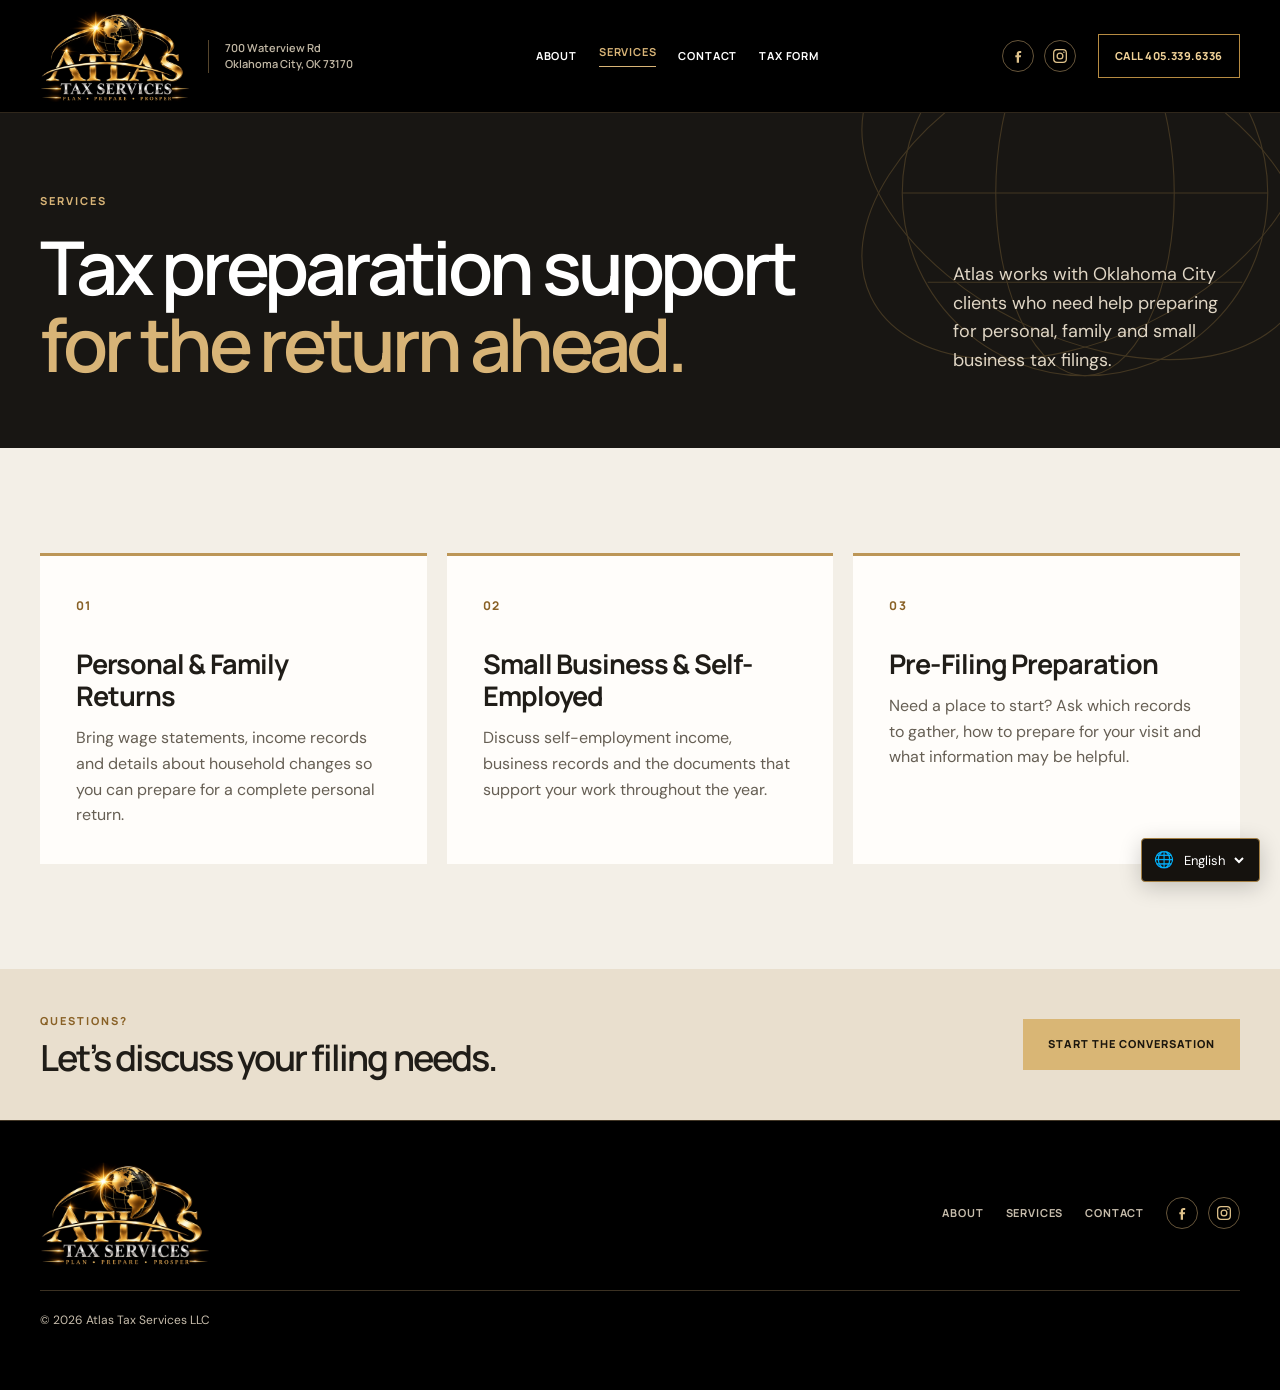
<file: services/index.html>
<!DOCTYPE html>

<html lang="en"><head><meta charset="utf-8"/><meta content="width=device-width,initial-scale=1" name="viewport"/><title>Services | Atlas Tax Services</title><meta content="Explore personal, family and small business tax preparation support from Atlas Tax Services LLC in Oklahoma City." name="description"/><link crossorigin="" href="https://fonts.gstatic.com" rel="preconnect"/><link href="../styles.css" rel="stylesheet"/><link href="../assets/favicon.png" rel="icon"/></head><body class="atlas-site page-services atlas-services"><div class="page-header"><header class="site-header"><div class="shell header-inner"><div class="header-brand-block"><a class="brand" href="../"><picture class="header-logo-picture"><source media="(max-width: 980px)" srcset="../assets/atlas-logo.webp"/><img alt="Atlas Tax Services" src="../assets/atlas-logo.webp"/></picture></a><a class="header-address" href="../contact/">700 Waterview Rd<br/>Oklahoma City, OK 73170</a></div><nav class="desktop-nav"><a href="../about/">About</a><a aria-current="page" class="active" href="../services/">Services</a><a href="../contact/">Contact</a><a href="../intake/">Tax Form</a></nav><span class="social-cluster"><a aria-label="Atlas Tax Services on Facebook" class="social-icon facebook-link" href="https://www.facebook.com/share/1FNWfakD3E/?mibextid=wwXIfr" rel="noopener noreferrer" target="_blank"><svg aria-hidden="true" focusable="false" viewbox="0 0 24 24"><path d="M13.5 22v-8h2.7l.4-3.1h-3.1V8.9c0-.9.3-1.5 1.6-1.5h1.7V4.6c-.3 0-1.3-.1-2.5-.1-2.5 0-4.2 1.5-4.2 4.3v2.1H8v3.1h2.1v8h3.4Z" fill="currentColor"></path></svg></a><a aria-label="Atlas Tax Services on Instagram" class="social-icon instagram-link" href="https://www.instagram.com/atlastaxservices/" rel="noopener noreferrer" target="_blank"><svg aria-hidden="true" focusable="false" viewbox="0 0 24 24"><rect fill="none" height="19" rx="5" stroke="currentColor" stroke-width="1.9" width="19" x="2.5" y="2.5"></rect><circle cx="12" cy="12" fill="none" r="4.3" stroke="currentColor" stroke-width="1.9"></circle><circle cx="17.8" cy="6.4" fill="currentColor" r="1.1"></circle></svg></a></span><a class="header-cta" href="tel:+14053396336">Call 405.339.6336</a><div class="mobile-header-actions"><a aria-label="Atlas Tax Services on Facebook" class="social-icon mobile-header-facebook" href="https://www.facebook.com/share/1FNWfakD3E/?mibextid=wwXIfr" rel="noopener noreferrer" target="_blank"><svg aria-hidden="true" focusable="false" viewbox="0 0 24 24"><path d="M13.5 22v-8h2.7l.4-3.1h-3.1V8.9c0-.9.3-1.5 1.6-1.5h1.7V4.6c-.3 0-1.3-.1-2.5-.1-2.5 0-4.2 1.5-4.2 4.3v2.1H8v3.1h2.1v8h3.4Z" fill="currentColor"></path></svg></a><a aria-label="Atlas Tax Services on Instagram" class="social-icon mobile-header-instagram" href="https://www.instagram.com/atlastaxservices/" rel="noopener noreferrer" target="_blank"><svg aria-hidden="true" focusable="false" viewbox="0 0 24 24"><rect fill="none" height="19" rx="5" stroke="currentColor" stroke-width="1.9" width="19" x="2.5" y="2.5"></rect><circle cx="12" cy="12" fill="none" r="4.3" stroke="currentColor" stroke-width="1.9"></circle><circle cx="17.8" cy="6.4" fill="currentColor" r="1.1"></circle></svg></a><button aria-controls="mobile-menu" aria-expanded="false" aria-label="Open menu" class="menu-button"><span></span><span></span></button></div></div></header><nav class="mobile-menu" id="mobile-menu"><div class="shell mobile-menu-inner"><a href="../about/">About</a><a href="../services/">Services</a><a href="../contact/">Contact</a><a href="../intake/">Tax Form</a></div></nav></div><main><section class="page-hero"><img alt="" class="page-art-ribbon" src="../assets/atlas-orbits.svg"/><div class="shell page-hero-inner"><div><p class="eyebrow blue">Services</p><h1>Tax preparation support<br/><span>for the return ahead.</span></h1></div><p>Atlas works with Oklahoma City clients who need help preparing for personal, family and small business tax filings.</p></div></section><section class="content-section services-grid-section"><div class="shell"><div class="service-grid"><article class="service-card"><span class="num">01</span><h3>Personal &amp; Family Returns</h3><p>Bring wage statements, income records and details about household changes so you can prepare for a complete personal return.</p></article><article class="service-card"><span class="num">02</span><h3>Small Business &amp; Self-Employed</h3><p>Discuss self-employment income, business records and the documents that support your work throughout the year.</p></article><article class="service-card"><span class="num">03</span><h3>Pre-Filing Preparation</h3><p>Need a place to start? Ask which records to gather, how to prepare for your visit and what information may be helpful.</p></article></div></div></section><section class="quick-contact"><div class="shell quick-contact-inner"><div><p class="eyebrow blue">Questions?</p><h2>Let’s discuss your filing needs.</h2></div><a class="button" href="../contact/">Start the Conversation</a></div></section></main><footer class="site-footer"><div class="shell"><div class="footer-top"><a class="brand" href="../"><img alt="Atlas Tax Services" src="../assets/atlas-logo.webp"/></a><nav class="footer-nav"><a href="../about/">About</a><a href="../services/">Services</a><a href="../contact/">Contact</a><span class="social-cluster"><a aria-label="Atlas Tax Services on Facebook" class="social-icon facebook-link" href="https://www.facebook.com/share/1FNWfakD3E/?mibextid=wwXIfr" rel="noopener noreferrer" target="_blank"><svg aria-hidden="true" focusable="false" viewbox="0 0 24 24"><path d="M13.5 22v-8h2.7l.4-3.1h-3.1V8.9c0-.9.3-1.5 1.6-1.5h1.7V4.6c-.3 0-1.3-.1-2.5-.1-2.5 0-4.2 1.5-4.2 4.3v2.1H8v3.1h2.1v8h3.4Z" fill="currentColor"></path></svg></a><a aria-label="Atlas Tax Services on Instagram" class="social-icon instagram-link" href="https://www.instagram.com/atlastaxservices/" rel="noopener noreferrer" target="_blank"><svg aria-hidden="true" focusable="false" viewbox="0 0 24 24"><rect fill="none" height="19" rx="5" stroke="currentColor" stroke-width="1.9" width="19" x="2.5" y="2.5"></rect><circle cx="12" cy="12" fill="none" r="4.3" stroke="currentColor" stroke-width="1.9"></circle><circle cx="17.8" cy="6.4" fill="currentColor" r="1.1"></circle></svg></a></span></nav></div><div class="footer-bottom"><span>© 2026 Atlas Tax Services LLC</span></div></div></footer><script src="../script.js"></script></body></html>
</file>
<file: styles.css>
@font-face{font-family:Manrope;src:url('intake/assets/manrope-nav-variable.ttf') format('truetype');font-weight:200 800;font-display:swap}@font-face{font-family:'DM Sans';src:url('intake/assets/dm-sans-variable.ttf') format('truetype');font-weight:100 1000;font-display:swap}
:root{--navy:#181613;--navy-2:#25221d;--red:#936b2d;--blue:#d8b477;--cream:#f3efe7;--paper:#fffdfa;--ink:#201d18;--muted:#665f54;--line:#d9d1c2;--max:1280px;--gold:#d8b477}*{box-sizing:border-box}html{scroll-behavior:smooth}body{margin:0;background:var(--cream);color:var(--ink);font-family:'DM Sans',Arial,sans-serif;font-size:16px;line-height:1.6}a{color:inherit;text-decoration:none}button,select{font:inherit}img,video{max-width:100%;display:block}button{cursor:pointer}a:focus-visible,button:focus-visible,select:focus-visible{outline:2px solid #c08d36;outline-offset:4px}.shell{width:min(calc(100% - 80px),var(--max));margin-inline:auto}.eyebrow{font:750 11px/1.45 Manrope,Arial,sans-serif;letter-spacing:.18em;text-transform:uppercase;margin:0 0 20px}.eyebrow.red,.eyebrow.blue{color:#896126}.eyebrow.light{color:var(--gold)}h1,h2,h3,p{margin-top:0}h1,h2{font-family:Manrope,Arial,sans-serif;font-weight:600;letter-spacing:-.055em;line-height:1.03}h2{font-size:clamp(38px,4.5vw,68px);margin-bottom:26px}h3{font-family:Manrope,Arial,sans-serif;line-height:1.2;letter-spacing:-.035em}p{margin-bottom:18px}.site-header{position:relative;background:#000;color:#fff;border-bottom:1px solid #30271b;z-index:20}.header-inner{height:112px;display:flex;align-items:center;justify-content:space-between;gap:22px}.header-brand-block{display:flex;align-items:center;gap:18px;flex-shrink:0}.brand img{width:150px;height:auto}.header-address{font:600 11px/1.5 Manrope,sans-serif;color:#c2b8a5;border-left:1px solid #55452c;padding-left:16px;white-space:nowrap}.desktop-nav,.footer-nav{display:flex;align-items:center;gap:22px}.desktop-nav a,.footer-nav a:not(.social-icon){font:700 11px/1.3 Manrope,sans-serif;text-transform:uppercase;letter-spacing:.075em;white-space:nowrap}.desktop-nav a:hover,.desktop-nav a.active,.footer-nav a:hover{color:var(--gold)}.desktop-nav a.active{border-bottom:1px solid var(--gold);padding-bottom:6px}.header-cta{display:inline-flex;align-items:center;justify-content:center;white-space:nowrap;border:1px solid #b68b42;color:#f1d298;font:750 11px/1.3 Manrope,sans-serif;letter-spacing:.05em;padding:14px 16px;text-transform:uppercase}.header-cta:hover{background:#d8b477;color:#181613}.social-cluster,.mobile-header-actions{display:flex;gap:10px;align-items:center}.social-icon{width:32px;height:32px;display:inline-flex;align-items:center;justify-content:center;border:1px solid #66553a;border-radius:50%;color:#dfc28b;flex-shrink:0}.social-icon:hover{background:#d8b477;color:#181613}.social-icon svg{width:16px;height:16px}.mobile-header-actions,.mobile-menu{display:none}.menu-button{background:none;border:0;padding:8px;color:var(--gold)}.menu-button span{width:25px;height:2px;display:block;background:currentColor;margin:6px 0}.hero{min-height:650px;display:flex;position:relative;isolation:isolate;overflow:hidden;background:#211d18;color:#fff}.hero-media{position:absolute;inset:0;z-index:-2}.hero-media img,.visual-media img,.contact-visual-image img{width:100%;height:100%;object-fit:cover}.hero-media img{object-position:70% center;filter:saturate(.65) brightness(.78)}.hero-media:after{content:'';position:absolute;inset:0;background:linear-gradient(90deg,rgba(12,10,8,.97) 0%,rgba(12,10,8,.85) 37%,rgba(12,10,8,.32) 77%,rgba(12,10,8,.12))}.hero-ribbon{position:absolute;right:-100px;top:-90px;width:650px;opacity:.24;z-index:-1;pointer-events:none}.hero-inner{display:flex;align-items:center;padding:105px 0;min-height:650px}.hero-copy{max-width:850px}.hero-meta{display:flex;gap:18px;flex-wrap:wrap;color:#e6c68f;margin-bottom:32px}.hero-meta span+span{border-left:1px solid #bca06f;padding-left:18px}.hero h1{font-size:clamp(62px,7.2vw,112px);margin:0 0 28px}.hero h1 em{font-style:normal;color:var(--gold)}.hero p{font-size:19px;line-height:1.65;max-width:590px;color:#eee6d9;margin:0 0 36px}.actions{display:flex;gap:24px;align-items:center;flex-wrap:wrap}.button{display:inline-flex;align-items:center;justify-content:center;background:#d9b675;color:#1c170e;padding:15px 24px;min-height:51px;border:1px solid #d9b675;font:800 11px/1.45 Manrope,sans-serif;letter-spacing:.09em;text-transform:uppercase;transition:.2s}.button:hover{background:#f0d5a4;border-color:#f0d5a4}.text-link{font:800 11px/1.45 Manrope,sans-serif;text-transform:uppercase;letter-spacing:.08em;border-bottom:1px solid currentColor;padding-bottom:4px}.text-link:hover{color:#ad8240}.hero-scroll{position:absolute;bottom:22px;right:40px;font:700 10px Manrope,sans-serif;letter-spacing:.12em;color:#f2e5d0;text-transform:uppercase}.marquee{background:#d8b477;color:#231a0d;overflow:hidden;padding:14px 0}.marquee-track{display:flex;width:max-content;gap:27px;animation:marquee 42s linear infinite;font:750 11px Manrope,sans-serif;text-transform:uppercase;letter-spacing:.12em}.marquee-track span:after{content:' ✦';margin-left:27px;color:#765625}@keyframes marquee{to{transform:translateX(-50%)}}.studio,.capabilities,.process,.content-section{padding:105px 0}.studio-grid{display:grid;grid-template-columns:1fr 1fr;gap:90px;align-items:center}.studio-media{position:relative;padding:0 42px 60px 0}.studio-photo{margin:0}.studio-photo-main img{width:100%;height:380px;object-fit:cover;object-position:center}.studio-photo-inset{position:absolute;right:0;bottom:27px;width:46%;border:7px solid var(--cream);box-shadow:0 10px 28px #0002}.studio-photo-inset img{width:100%;height:160px;object-fit:cover}.studio-caption{margin:12px 0 0;color:#756a59;font:700 10px Manrope;letter-spacing:.09em;text-transform:uppercase}.studio-copy h2 span,.about-panel h2 span{color:#896126}.studio-copy p,.about-panel p,.standard-copy p{color:var(--muted);font-size:18px;max-width:620px}.studio-copy .quiet{font-size:13px;font-weight:700;color:#896126;border-top:1px solid var(--line);padding-top:20px;margin-top:36px}.capabilities{background:#fffdfa}.cap-head,.process-head{display:grid;grid-template-columns:1.4fr .6fr;gap:55px;align-items:end;margin-bottom:35px}.cap-head h2,.process-head h2{margin-bottom:0}.cap-head>p,.process-head>p{color:var(--muted);max-width:440px}.cap-list{border-top:1px solid var(--line)}.cap-row{display:grid;grid-template-columns:64px 1fr 1fr 36px;gap:25px;align-items:center;min-height:115px;border-bottom:1px solid var(--line);padding:20px 0}.cap-row:hover{background:#f8f4ec}.cap-row h3{font-size:26px;margin:0}.cap-row p{color:var(--muted);margin:0}.cap-num,.cap-arrow{color:#896126;font:750 15px Manrope}.cap-arrow{font-size:25px}.cap-footer{margin-top:25px;text-align:right}.visual-story{display:grid;grid-template-columns:1fr 1fr;background:var(--navy);color:#fff;min-height:480px}.visual-media{min-height:480px;overflow:hidden;position:relative}.visual-media img{position:absolute;inset:0;filter:saturate(.7)}.visual-copy{padding:80px clamp(32px,5vw,90px);align-self:center}.visual-copy h2{font-size:clamp(35px,4vw,62px)}.visual-copy p{color:#d9d1c2}.proof-list{margin-top:28px}.proof-row{display:grid;grid-template-columns:90px 1fr;border-top:1px solid #514736;padding:15px 0;gap:10px}.proof-row b{font:800 10px Manrope;letter-spacing:.12em;color:var(--gold)}.proof-row strong{font-weight:500}.process-steps{display:grid;grid-template-columns:repeat(3,1fr);border-top:1px solid var(--line);border-bottom:1px solid var(--line)}.step{padding:34px 28px 34px 0}.step+.step{border-left:1px solid var(--line);padding-left:28px}.roman{font-family:Georgia,serif;font-size:50px;line-height:1.1;color:#a47b36;margin-bottom:24px}.step h3{font-size:25px;margin:0 0 14px}.step p{color:var(--muted);margin:0}.process-note{display:flex;justify-content:space-between;align-items:center;margin-top:25px;gap:16px}.process-note p{margin:0}.cta{position:relative;overflow:hidden;isolation:isolate;background:#201b13;color:#fff}.cta-ribbon{position:absolute;width:620px;right:-80px;top:-150px;z-index:-1;opacity:.26}.cta-inner{display:flex;justify-content:space-between;align-items:center;gap:60px;min-height:340px;padding:60px 0}.cta h2{font-size:clamp(46px,6vw,86px);margin:0}.cta h2 span{color:var(--gold)}.cta-side{max-width:350px}.cta-side p{color:#e8dcc6;font-size:18px}.intake-quick-link{margin-top:20px}.site-footer{background:#000;color:#c7bdac;padding:40px 0 60px;border-top:1px solid #423625}.footer-top{display:flex;justify-content:space-between;align-items:center;gap:30px;padding-bottom:24px}.footer-bottom{border-top:1px solid #3b3122;padding-top:20px;font-size:12px;display:flex;justify-content:space-between}.footer-top .brand img{width:170px}.page-hero{position:relative;isolation:isolate;overflow:hidden;background:var(--navy);color:#fff}.page-art-ribbon{position:absolute;right:-60px;top:-175px;width:680px;opacity:.24;z-index:-1}.page-hero-inner{display:grid;grid-template-columns:1.5fr .5fr;gap:50px;align-items:end;min-height:335px;padding:66px 0}.page-hero .eyebrow{color:var(--gold)}.page-hero h1{font-size:clamp(48px,5.8vw,88px);margin:0}.page-hero h1 span{color:var(--gold)}.page-hero-inner>p{color:#e0d6c5;font-size:18px;margin:0 0 7px}.about-story,.standard-layout{display:grid;grid-template-columns:1fr 1fr;gap:75px;align-items:center}.about-photo img,.standard-photo img{width:100%;height:400px;object-fit:cover}.standard-photo{margin:0}.local-strip{background:#27221a;color:#fff;padding:48px 0}.local-strip-grid{display:grid;grid-template-columns:repeat(3,1fr);gap:1px;background:#675335}.local-item{padding:26px 30px;background:#27221a;display:grid;gap:10px}.local-item span{color:var(--gold);font:750 11px Manrope;letter-spacing:.12em;text-transform:uppercase}.local-item strong{font:650 22px Manrope}.service-grid{display:grid;grid-template-columns:repeat(3,1fr);gap:20px}.service-card{padding:36px;background:#fffdfa;border-top:3px solid #bc9657;min-height:260px}.service-card .num{font:750 12px Manrope;letter-spacing:.1em;color:#896126}.service-card h3{font-size:27px;margin:30px 0 13px}.service-card p{color:var(--muted);margin-bottom:0}.quick-contact{background:#e9dfce;padding:44px 0}.quick-contact-inner{display:flex;align-items:center;justify-content:space-between;gap:30px}.quick-contact h2{font-size:36px;margin:0}.quick-contact .eyebrow{margin-bottom:10px}.contact-grid{display:grid;grid-template-columns:1fr 1fr;gap:25px}.contact-panel,.contact-copy{background:var(--paper);padding:42px}.contact-panel .row{padding:20px 0;border-bottom:1px solid var(--line);display:grid;gap:7px}.contact-panel .row:first-child{padding-top:0}.contact-panel .row:last-child{border-bottom:0}.contact-panel .label{font:750 11px Manrope;text-transform:uppercase;letter-spacing:.1em;color:#896126}.contact-panel a,.contact-panel strong{font:650 clamp(15px,1.7vw,23px)/1.45 Manrope;overflow-wrap:anywhere}.contact-panel address{font-style:normal}.contact-panel a:hover{text-decoration:underline}.contact-copy h2{font-size:clamp(32px,3.8vw,54px)}.contact-copy p{color:var(--muted)}.contact-note{margin-top:30px;padding-top:20px;border-top:1px solid var(--line)}.contact-note span{font:800 11px Manrope;text-transform:uppercase;letter-spacing:.1em;color:#896126}.contact-visual{display:grid;grid-template-columns:1.2fr .8fr;background:var(--navy);color:#fff;min-height:330px}.contact-visual-image{position:relative;min-height:330px;overflow:hidden}.contact-visual-image img{position:absolute;inset:0;object-position:center 40%}.contact-visual-caption{align-self:center;padding:55px}.contact-visual-caption>p:last-child{font:600 35px/1.2 Manrope;letter-spacing:-.04em;margin:0}.site-language-switcher{position:fixed;right:20px;bottom:18px;background:#15120e;border:1px solid #a48044;box-shadow:0 5px 22px #0003;color:#fff;z-index:50;display:flex;align-items:center;gap:6px;padding:8px 12px;border-radius:4px}.site-language-switcher select{color:#fff;background:#15120e;border:0;font-size:13px;cursor:pointer}.language-globe{font-size:16px}.visually-hidden{position:absolute;width:1px;height:1px;padding:0;margin:-1px;overflow:hidden;clip:rect(0,0,0,0);white-space:nowrap;border:0}.atlas-demo-note{padding:18px 24px;margin:0;background:#f1e4c9;color:#5e4218;font-weight:700}.atlas-intake .intake-form-content[inert]{opacity:.65}.reveal{opacity:1;transform:none}.atlas-site .footer-nav .social-cluster{display:flex}.atlas-site .header-inner>.social-cluster{margin-left:auto}.atlas-site .header-inner>.desktop-nav{margin-left:auto}
@media(max-width:1180px){.header-address{display:none}.header-inner{gap:16px}.desktop-nav{gap:16px}.hero h1{font-size:clamp(55px,8vw,94px)}.studio-grid,.about-story,.standard-layout{gap:50px}.studio-photo-main img{height:330px}}@media(max-width:880px){.shell{width:calc(100% - 48px)}.header-inner{height:92px}.brand img{width:125px}.desktop-nav,.header-cta,.header-inner>.social-cluster{display:none!important}.mobile-header-actions{display:flex}.mobile-menu.open{display:block;background:#16120e;color:#fff;position:absolute;z-index:30;width:100%;border-bottom:1px solid #a48044;padding:20px 0}.mobile-menu-inner{display:grid;gap:16px}.hero,.hero-inner{min-height:590px}.hero-inner{padding:70px 0}.hero h1{font-size:clamp(51px,8vw,76px)}.studio,.capabilities,.process,.content-section{padding:70px 0}.studio-grid,.about-story,.standard-layout,.contact-grid{grid-template-columns:1fr;gap:32px}.cap-head,.process-head,.page-hero-inner{grid-template-columns:1fr;gap:20px}.page-hero-inner{min-height:280px;padding:48px 0}.cap-row{grid-template-columns:40px 1fr 30px;gap:10px}.cap-row p{grid-column:2;grid-row:2}.cap-arrow{grid-column:3;grid-row:1/3}.visual-story{grid-template-columns:1fr}.visual-media{min-height:330px}.visual-copy{padding:50px 24px}.service-grid{grid-template-columns:1fr}.service-card{min-height:0}.process-steps{grid-template-columns:1fr}.step,.step+.step{padding:24px 0;border-left:0;border-bottom:1px solid var(--line)}.step:last-child{border:0}.local-strip-grid{grid-template-columns:1fr}.cta-inner{align-items:flex-start;flex-direction:column;gap:25px;min-height:0}.footer-top{align-items:flex-start;flex-wrap:wrap}.footer-nav{flex-wrap:wrap}.contact-visual{grid-template-columns:1fr}.contact-visual-caption{padding:35px 24px}.about-photo img,.standard-photo img{height:340px}.studio-photo-main img{height:380px}.studio-media{max-width:590px}}@media(max-width:480px){.shell{width:calc(100% - 34px)}.hero,.hero-inner{min-height:550px}.hero-inner{padding:65px 0}.hero h1{font-size:48px;letter-spacing:-.06em}.hero p{font-size:16px}.hero-meta{gap:8px;display:block;margin-bottom:22px}.hero-meta span{display:block}.hero-meta span+span{border:0;padding:4px 0 0}.hero-scroll{display:none}.hero-ribbon{width:420px;right:-160px}.hero-media:after{background:linear-gradient(90deg,#0c0a08ed,#0c0a0888)}.studio-photo-main img{height:250px}.studio-photo-inset img{height:115px}.studio-media{padding-right:28px;padding-bottom:40px}.cap-row h3{font-size:22px}.page-hero h1{font-size:45px}.page-hero-inner>p{font-size:16px}.contact-panel,.contact-copy{padding:25px}.quick-contact-inner,.process-note{align-items:flex-start;flex-direction:column}.footer-nav{gap:15px}.site-language-switcher{right:10px;bottom:10px}.about-photo img,.standard-photo img{height:270px}.visual-media,.contact-visual-image{min-height:270px}.header-inner{height:86px}.brand img{width:118px}}@media(prefers-reduced-motion:reduce){html{scroll-behavior:auto}.marquee-track{animation:none}}
/* Keep the hero headline to two deliberate lines on wide desktop. */
@media(min-width:1181px){.hero-copy{max-width:1050px}.hero h1{font-size:clamp(72px,6.3vw,100px)}.hero-scroll{right:165px}}
@media(max-width:480px){.hero h1{font-size:clamp(43px,12vw,48px)}}

/* Atlas V2 — cinematic motion and a more editorial brand treatment. */
.hero-media,.visual-media{overflow:hidden;background:#1b1812}
.atlas-loop{position:absolute;inset:0;width:100%;height:100%;object-fit:cover;opacity:0;transition:opacity .7s ease;pointer-events:none}
.hero-media .atlas-loop{object-position:70% center;filter:saturate(.72) brightness(.83)}
.visual-media .atlas-loop{filter:saturate(.8)}
.video-playing .atlas-loop{opacity:1}
.motion-fallback{animation:atlas-drift 13s ease-in-out infinite alternate;will-change:transform}
.motion-glint{position:absolute;inset:-30%;background:linear-gradient(112deg,transparent 38%,#e9c77f18 49%,transparent 60%);transform:translateX(-45%);animation:atlas-glint 9s ease-in-out infinite;pointer-events:none}
.hero-media:after{z-index:2;background:linear-gradient(90deg,#0c0a08f5 0%,#0c0a08cc 32%,#0c0a0855 69%,#0c0a0820 100%)}
@keyframes atlas-drift{0%{transform:scale(1.025) translate(-.7%,.5%)}100%{transform:scale(1.15) translate(1.5%,-1%)}}
@keyframes atlas-glint{0%,18%{transform:translateX(-50%)}78%,100%{transform:translateX(50%)}}
.motion-toggle{position:absolute;bottom:22px;right:26px;z-index:4;border:1px solid #d8b47788;color:#fff;background:#17130ed9;border-radius:30px;padding:8px 14px;font-size:12px;line-height:1.4}
.motion-toggle:hover{background:#3b2c17}
.motion-paused .motion-fallback,.motion-paused .motion-glint,.motion-paused .marquee-track{animation-play-state:paused}
.atlas-home .hero h1{font-family:Georgia,'Times New Roman',serif;letter-spacing:-.055em;font-weight:400;line-height:1.04;font-size:clamp(52px,7.2vw,108px)}
.atlas-home .hero h1 em{font-style:italic;color:#e3bf80}
.atlas-home .hero-copy{max-width:1050px}
.atlas-home .hero-copy p{max-width:600px}
.atlas-home .hero-scroll{left:40px;right:auto}
.atlas-home .process{background:#eee5d6}
.atlas-home .process .roman{font-family:Manrope,sans-serif;font-size:15px;letter-spacing:.12em;font-weight:800;border:1px solid #ab8c59;border-radius:50%;width:42px;height:42px;display:grid;place-items:center}
.atlas-home .process .step h3{font-family:Georgia,serif;font-weight:400;font-size:36px}
.atlas-home .studio-copy h2,.atlas-home .visual-copy h2{font-family:Georgia,serif;font-weight:400;letter-spacing:-.035em}
@media(max-width:880px){.atlas-home .hero h1{font-size:clamp(49px,8vw,78px)}}
@media(max-width:480px){.atlas-home .hero h1{font-size:clamp(40px,11.5vw,51px)}.hero-media:after{background:linear-gradient(90deg,#0c0a08e8,#0c0a087a)}.motion-toggle{bottom:14px;right:17px}}
@media(prefers-reduced-motion:reduce){.motion-fallback,.motion-glint{animation:none}.atlas-loop{transition:none}}

/* V4: consistent line rhythm; keep each phrase together where space permits. */
.atlas-home .hero h1 {
  font-size: clamp(50px, 5.8vw, 88px);
  line-height: 1.04;
  letter-spacing: -.045em;
  overflow-wrap: normal;
}
.atlas-home .hero h1 .hero-title-main,
.atlas-home .hero h1 em { display: block; }
.atlas-home .hero h1 em { margin-top: .12em; }
@media (max-width: 880px) {
  .atlas-home .hero h1 { font-size: clamp(40px, 7vw, 62px); line-height: 1.06; }
}
@media (max-width: 480px) {
  .atlas-home .hero h1 { font-size: clamp(36px, 10.5vw, 46px); line-height: 1.06; }
}
</file>
<file: intake/intake-preview.css>
/* ATLAS TAX SERVICES • INTAKE PAGE STYLES
   Scoped to the intake page, preserving the existing site layouts. */
.preview-banner {background:#936b2d;color:#fff;min-height:34px;padding:8px 16px;display:flex;flex-wrap:wrap;align-items:center;justify-content:center;gap:12px;text-align:center;font:700 10px/1.3 "Manrope", Arial, sans-serif,sans-serif;letter-spacing:.035em;position:relative;z-index:32}
.preview-banner .preview-mark{background:#fff;color:#936b2d;border-radius:3px;padding:4px 7px;font-weight:800;letter-spacing:.11em}
.preview-dash{opacity:.5}
.page-header .site-header{position:relative}
.intake-hero{background:#181613;min-height:310px;position:relative;overflow:hidden;color:#fff;border-bottom:5px solid var(--red)}
.intake-hero-ribbon{position:absolute;width:min(660px,60vw);right:-9%;top:-28%;opacity:.17;transform:rotate(-5deg);pointer-events:none}
.intake-hero-inner{padding:59px 0 66px;display:grid;grid-template-columns:1.5fr .5fr;align-items:end;gap:80px;position:relative;z-index:1}
.intake-hero h1{font:600 clamp(40px,5.5vw,73px)/.98 "Manrope", Arial, sans-serif,sans-serif;letter-spacing:-.06em;margin:15px 0 22px}
.intake-hero h1 span{color:#c5a15b}
.intake-hero-desc{font-size:16px;line-height:1.7;color:#e8dfd0;max-width:600px;margin:0}
.intake-hero-aside{justify-self:end;min-width:210px;padding-bottom:7px}
.intake-step{font:800 11px "Manrope", Arial, sans-serif;letter-spacing:.18em;color:#c5a15b}
.intake-hero-aside-rule{width:48px;height:2px;background:#936b2d;margin:15px 0 17px}
.intake-hero-aside p{font:600 21px/1.45 "Manrope", Arial, sans-serif;letter-spacing:-.035em;margin:0;color:#e8dfd0}
.intake-page{background:#f4f0e8;padding:70px 0 100px}
.intake-layout{display:grid;grid-template-columns:minmax(220px, .35fr) minmax(0,.9fr);gap:55px;max-width:1180px;align-items:start}
.intake-sidebar{min-width:0}
.intake-sidebar-inner{position:sticky;top:26px;padding-top:18px}
.intake-kicker{font:800 11px "Manrope", Arial, sans-serif,sans-serif;color:var(--red);letter-spacing:.16em;margin:0 0 20px}
.intake-sidebar h2{font:600 clamp(29px,3vw,43px)/1.03 "Manrope", Arial, sans-serif;letter-spacing:-.06em;margin:0 0 18px}
.intake-sidebar p{font-size:14px;line-height:1.8;color:#665e52}
.intake-step-list{margin-top:34px;border-top:1px solid rgba(32,26,16,.14)}
.intake-step-list div{display:flex;align-items:center;gap:19px;padding:18px 0;border-bottom:1px solid rgba(32,26,16,.14);font-size:13px;font-weight:700}
.intake-step-list strong{font:800 11px "Manrope", Arial, sans-serif;letter-spacing:.12em;color:#936b2d}
.intake-safety{margin-top:38px;padding:22px;background:#e8e4dc;border-left:3px solid #c5a15b}
.intake-safety strong{font:800 12px "Manrope", Arial, sans-serif;color:#181613}
.intake-safety p{margin:9px 0 0;font-size:12px;line-height:1.7}
.intake-form-card{min-width:0;background:#fbfaf6;border:1px solid rgba(32,26,16,.14);box-shadow:0 12px 40px rgba(5,22,42,.045)}
.intake-form-content{padding:43px 42px 49px}
.intake-form-heading{font:600 clamp(27px,3.1vw,38px)/1.15 "Manrope", Arial, sans-serif;letter-spacing:-.058em;margin:0 0 9px;color:#181613}
.intake-form-content>.lead{font-size:14px;color:#665e52;max-width:50ch;line-height:1.7;margin:0 0 25px}
.intake-toolbar{display:flex;align-items:end;justify-content:space-between;gap:16px;flex-wrap:wrap;padding:18px 0;border-top:1px solid #e8dfd0;border-bottom:1px solid #e8dfd0;margin-bottom:20px}
.intake-year{display:flex;align-items:center;gap:10px}
.intake-year label{font:800 10px "Manrope", Arial, sans-serif;letter-spacing:.12em;color:#665e52}
.intake-year select{width:116px;border:1px solid #e8dfd0;border-radius:4px;background:#fff;color:#181613;padding:8px 12px;font-size:14px;font-weight:700;min-height:43px}
.intake-toolbar-help{display:flex;align-items:center;gap:7px;color:#665e52;font-size:11px;font-weight:600}
.intake-dot{width:7px;height:7px;background:#936b2d;border-radius:50%;display:inline-block}
.intake-checklist-button{display:inline-flex;justify-content:space-between;align-items:center;width:100%;background:#e8dfd0;border:1px solid #e8dfd0;color:#181613;padding:16px 17px;min-height:54px;font:800 12px "Manrope", Arial, sans-serif;letter-spacing:.01em;text-align:left;cursor:pointer;transition:background .2s}
.intake-checklist-button:hover{background:#e8dfd0}
.intake-page form{display:grid;gap:18px;margin-top:23px}
.intake-page fieldset{min-width:0;margin:0;padding:22px 23px 24px;background:#fff;border:1px solid #e8dfd0;border-radius:5px}
.intake-page fieldset legend{font:800 15px/1.3 "Manrope", Arial, sans-serif;letter-spacing:-.02em;color:#181613;padding:0 10px 0 0;margin:0}
.intake-page .grid{display:grid;grid-template-columns:repeat(6,minmax(0,1fr));gap:16px 14px}
.intake-page .c6{grid-column:span 6}.intake-page .c4{grid-column:span 4}.intake-page .c3{grid-column:span 3}.intake-page .c2{grid-column:span 2}
.intake-page label{display:block;color:#181613;font:700 12px/1.5 "DM Sans",sans-serif;margin:0 0 7px}
.intake-page .opt{font-weight:400;color:#665e52}
.intake-page input:not([type=checkbox]):not([type=radio]),.intake-page select{width:100%;font:500 14px "DM Sans",sans-serif;min-height:45px;line-height:1.4;color:#181613;background:#fff;border:1px solid #e8dfd0;border-radius:4px;padding:10px 11px;box-shadow:none;max-width:100%}
.intake-page input::placeholder{color:#665e52}
.intake-page input:focus,.intake-page select:focus,.intake-page button:focus-visible{outline:2px solid #c5a15b;outline-offset:2px}
.intake-page input[aria-invalid=true]{border-color:#c22c38}
.intake-page .err{color:#c62a35;font:500 11px/1.4 "DM Sans";margin:5px 0 0}
.intake-page .hint{color:#665e52;font-size:12px;line-height:1.65;margin:0 0 10px}
/* Align date-of-birth and SSN controls despite different label lengths. */
.intake-page #intake > fieldset:first-of-type .grid > .c3{display:flex;flex-direction:column}
.intake-page #intake > fieldset:first-of-type .grid > .c3 > label{flex-grow:1}
.intake-page .ssn{display:flex;gap:8px;align-items:stretch}
.intake-page .ssn input{min-width:0;flex:1;letter-spacing:.06em}
.intake-page .btn{display:inline-flex;align-items:center;justify-content:center;min-height:46px;padding:12px 18px;background:#936b2d;border:1px solid #936b2d;border-radius:3px;color:#fff;font:800 11px "Manrope", Arial, sans-serif;letter-spacing:.03em;cursor:pointer;transition:background .2s}
.intake-page .btn:hover{background:#b82e35}
.intake-page .btn.ghost{background:#fff;color:#181613;border-color:#e8dfd0}
.intake-page .btn.ghost:hover{background:#e8dfd0}
.intake-page .btn.small{font-size:10px;padding:9px 12px;min-height:45px}
.intake-page .btn.danger{border-color:#936b2d;color:#936b2d;background:#fff}
.intake-page .choice{display:flex;gap:15px 18px;flex-wrap:wrap}
.intake-page .choice label{display:inline-flex;align-items:center;gap:9px;margin:0;font-weight:600;font-size:12px;cursor:pointer}
.intake-page input[type=checkbox],.intake-page input[type=radio]{margin:0;min-height:0;width:16px;height:16px;accent-color:#936b2d}
.intake-page .hidden{display:none!important}
.intake-page .count{background:#e8dfd0;color:#181613;padding:2px 9px;border-radius:4px;margin-left:6px;font:700 12px "Manrope", Arial, sans-serif}
.intake-page #deps{display:grid;gap:16px;margin:18px 0}
.intake-page .dep{border:1px solid #e8dfd0;border-left:3px solid #c5a15b;padding:16px;border-radius:4px;background:#e8dfd0}
.intake-page .dep-head{display:flex;align-items:center;justify-content:space-between;gap:8px;margin-bottom:14px}
.intake-page .dep-head strong{font:800 13px "Manrope", Arial, sans-serif;color:#181613}
.intake-page .secure{margin:3px 0 0;padding:15px 18px;border-left:3px solid #936b2d;background:#fff1ee;color:#734a40;font-size:12px;line-height:1.7}
.intake-page .actions{display:flex;align-items:center;gap:15px;flex-wrap:wrap}
.intake-page #status{margin:0;font-size:12px;font-weight:600;flex:1;min-width:180px}
.intake-page #status.ok{color:#1f7346}.intake-page #status.bad{color:#bc3038}
.intake-page .documents-dialog{width:min(660px,calc(100% - 32px));max-height:85vh;overflow:auto;border:1px solid #e8dfd0;border-radius:7px;padding:29px 31px;background:#fff;color:#181613;box-shadow:0 15px 50px rgba(0,0,0,.16)}
.intake-page .documents-dialog::backdrop{background:rgba(5,21,41,.68)}
.intake-page .documents-dialog h2{font:700 25px "Manrope", Arial, sans-serif;letter-spacing:-.04em;margin:0 0 18px}
.intake-page .documents-dialog h3{font:800 13px "Manrope", Arial, sans-serif;margin:22px 0 15px}
.intake-page .checklist{display:grid;grid-template-columns:repeat(2,minmax(0,1fr));gap:15px 18px}
.intake-page .checklist label{display:flex;align-items:flex-start;gap:9px;color:#181613;font-weight:500}
.intake-page .dialog-actions{display:flex;justify-content:flex-end;margin-top:28px}
@media(max-width:1100px){.intake-layout{gap:30px;grid-template-columns:minmax(185px,.31fr) minmax(0,.75fr)}.intake-form-content{padding:32px 28px}.intake-sidebar h2{font-size:31px}}
@media(max-width:840px){.intake-layout{grid-template-columns:1fr;gap:28px;max-width:760px}.intake-sidebar-inner{position:static;padding:0}.intake-sidebar h2 br{display:none}.intake-step-list,.intake-safety{display:none}.intake-sidebar h2{font-size:31px;margin-bottom:6px}.intake-sidebar p{margin:0}.intake-hero-inner{grid-template-columns:1fr;gap:0}.intake-hero-aside{display:none}.intake-page{padding-top:42px}.intake-hero h1{font-size:56px}}
@media(max-width:620px){.intake-hero-inner{padding:45px 0 48px}.intake-hero h1{font-size:clamp(36px,10vw,48px)}.intake-hero-desc{font-size:14px}.intake-page{padding:35px 0 65px}.intake-layout{width:min(calc(100% - 30px),var(--max))}.intake-form-content{padding:24px 17px}.intake-form-heading{font-size:27px}.intake-page fieldset{padding:19px 15px 20px}.intake-page .c4,.intake-page .c3,.intake-page .c2{grid-column:span 6}.intake-page .choice{flex-direction:column;align-items:flex-start}.intake-page .checklist{grid-template-columns:1fr}.intake-page .documents-dialog{padding:23px 20px}.intake-toolbar{align-items:flex-start}.intake-toolbar-help{line-height:1.5}.preview-banner{font-size:9px;gap:7px}.preview-dash{display:none}}
@media print{.preview-banner,.page-header,.intake-hero,.intake-sidebar,.site-footer,.intake-checklist-button{display:none!important}.intake-page{padding:0;background:#fff}.intake-layout{display:block}.intake-form-card{border:0;box-shadow:none}.intake-form-content{padding:0}.intake-page fieldset{break-inside:avoid}body{background:white}}

/* Scoped private PDF workflow additions: retains global site's existing design */
.intake-page .password-dialog{width:min(610px,calc(100% - 28px));max-height:min(90vh,860px);overflow:auto;padding:32px;background:#fbfaf6;border:1px solid #e8dfd0;border-radius:7px;color:#181613;box-shadow:0 24px 75px rgba(5,21,41,.3)}
.intake-page .password-dialog::backdrop{background:rgba(6,21,40,.76)}
.intake-page .password-dialog h2{font:700 clamp(23px,3vw,31px)/1.18 "Manrope",Arial,sans-serif;letter-spacing:-.045em;margin:0 0 13px}
.intake-page .password-dialog .notice{font-size:13px;line-height:1.65;color:#665e52;margin:0 0 22px}
.intake-page .password-dialog .pw-grid{display:grid;gap:16px}
.intake-page .password-dialog .pw-grid>div{min-width:0}
.intake-page .password-dialog .pw-actions{display:flex;flex-wrap:wrap;gap:10px;margin-top:6px}
.intake-page .password-dialog .warning{background:#fff0e9;border-left:3px solid #936b2d;color:#643e39;padding:13px 15px;font-size:12px;line-height:1.7;margin:0}
.intake-page #passwordError{font-size:12px;color:#ac2c34;margin:0;min-height:20px}
.intake-page #submitBtn:disabled,.intake-page .password-dialog button:disabled{opacity:.55;cursor:not-allowed}
.intake-page .intake-readiness{background:#fff2e5;border:1px solid #efc1aa;border-left:4px solid #936b2d;color:#7b4538;padding:15px 18px;font-size:12px;line-height:1.6;margin:22px 0 0}
.intake-page .secure{background:#e8dfd0;border-left-color:#c5a15b;color:#181613}
.intake-page .test-banner{margin:0}
/* Current live site fonts are fetched from Google. Keep the intake page offline-only, with safe local fallbacks. */
.intake-hero,.intake-page,.page-header,.site-footer{font-family:Arial,Helvetica,sans-serif}
.intake-hero h1,.intake-page h2,.intake-page legend,.intake-sidebar h2,.intake-page .btn,.desktop-nav,.header-cta,.footer-nav{font-family:"Manrope",Arial,Helvetica,sans-serif!important}
.intake-page .intake-kicker{letter-spacing:.16em!important}





@media(max-width:620px){.intake-page .password-dialog{padding:22px 18px}.intake-page .password-dialog .pw-actions{flex-direction:column}.intake-page .password-dialog .pw-actions button{width:100%}}
@media print{.intake-page .intake-readiness{display:none}}

/* Password handoff UI isolated from live site. */
.intake-page .password-dialog [hidden]{display:none !important}
.intake-page .password-share-panel{display:grid;gap:11px;background:#e8dfd0;padding:17px;border:1px solid #e8dfd0;margin:18px 0 22px;border-radius:5px}
.intake-page .password-share-panel label{font-size:11px;font-weight:800;letter-spacing:.11em;color:#665e52;margin:0}
.intake-page #generatedPdfPassword{display:block;background:#fff;border:1px solid #e8dfd0;border-radius:4px;padding:15px 12px;color:#181613;font:700 clamp(15px,2.8vw,22px)/1.5 ui-monospace,SFMono-Regular,Consolas,monospace;text-align:center;word-break:break-all;user-select:all;direction:ltr}
.intake-page #copyStatus{font-size:12px;color:#8c652c;line-height:1.5;margin:0}
.intake-page .share-heading{font:800 14px "Manrope",Arial,sans-serif;color:#181613;margin:19px 0 9px}
.intake-page .share-methods{display:grid;grid-template-columns:1fr 1fr;gap:12px}
.intake-page .share-option{min-width:0;border:1px solid #e8dfd0;border-radius:5px;background:#fff;padding:15px}
.intake-page .share-option-label{margin:0 0 10px;color:#181613;font:800 11px/1.5 "Manrope",Arial,sans-serif;letter-spacing:.04em}
.intake-page .share-option-desc{margin:0 0 14px;color:#665e52;font-size:12px;line-height:1.65}
.intake-page .share-contact{display:flex;flex-wrap:wrap;gap:9px;align-items:center}
.intake-page .share-number{font:800 20px/1.4 "Manrope",Arial,sans-serif;white-space:nowrap;color:#181613}
.intake-page .share-contact .btn{min-width:0;font-size:11px;padding:9px 12px;text-align:center}
.intake-page .share-option-tip{font-size:11px;line-height:1.55;color:#665e52;margin:0}
.intake-page #officeCopyStatus:empty{display:none}
.intake-page .share-help{font-size:12px;line-height:1.6;color:#665e52;margin:14px 0}
.intake-page #shareStep .warning{margin:16px 0 18px}
.intake-page #shareStep .pw-actions{justify-content:flex-end}
@media(max-width:620px){.intake-page .share-methods{grid-template-columns:1fr}.intake-page .password-share-panel{padding:12px}.intake-page #generatedPdfPassword{font-size:15px;letter-spacing:0}}

/* v7: universal Signal-first sharing instructions; phone backup. */
.intake-page .share-option{overflow-wrap:anywhere}
.intake-page .signal-steps{padding-left:19px;margin:0 0 13px;color:#181613;font-size:12px;line-height:1.65}
.intake-page .signal-steps li{padding-left:2px;margin-bottom:7px}
.intake-page .signal-steps strong{font-weight:800;color:#181613}
.intake-page .signal-download{margin-top:8px}
.intake-page .signal-download a{color:#8c652c;text-decoration:underline;text-underline-offset:2px}
.intake-page .password-share-panel #copyPdfPassword{width:100%}

/* v9: concise Signal privacy explanation; SMS fallback remains manual and universal. */
.intake-page .signal-option,.intake-page .sms-option{grid-column:1 / -1}
.intake-page .signal-benefits{background:#e8dfd0;border-left:3px solid #c5a15b;padding:12px 14px;margin:0 0 15px;color:#181613;font-size:12px;line-height:1.6}
.intake-page .signal-benefits>strong{display:block;color:#181613;font-size:12px;margin-bottom:6px}
.intake-page .signal-benefits ul{padding-left:18px;margin:0}
.intake-page .signal-benefits li{margin:4px 0}
.intake-page .signal-benefits li strong{color:#181613}



/* v10 · final pre-launch copy and PDF handoff polish (intake-only) */
.intake-page .checklist-intro{margin:0 0 16px;font-size:13px;line-height:1.7;color:#665e52}
.intake-page .email-share-panel{background:#fff;border:1px solid #e8dfd0;border-radius:5px;padding:18px;margin:0 0 23px}
.intake-page .email-share-header{display:flex;align-items:baseline;justify-content:space-between;gap:10px;flex-wrap:wrap;margin-bottom:12px}
.intake-page .email-share-header strong{font:800 14px/1.5 "Manrope",Arial,sans-serif;color:#181613}
.intake-page .email-share-header span{font-size:11px;font-weight:600;color:#665e52}
.intake-page .email-share-address{color:#181613;overflow-wrap:anywhere;font:700 clamp(14px,2vw,16px)/1.5 "Manrope",Arial,sans-serif;padding:13px 15px;background:#e8dfd0;border:1px solid #e8dfd0;border-radius:4px;direction:ltr;text-align:left}
.intake-page .email-share-actions{display:flex;flex-wrap:wrap;gap:9px;margin:12px 0 8px}
.intake-page .email-share-actions .btn{min-height:40px;padding:9px 12px}
.intake-page #emailCopyStatus{font-size:12px;line-height:1.5;color:#8c652c;margin:0 0 7px}
.intake-page #emailCopyStatus:empty{display:none}
.intake-page .email-share-panel>.share-option-tip{line-height:1.65;margin-top:9px}
.intake-page .password-dialog .notice{font-size:13px;line-height:1.75}
.intake-page .share-option-label{letter-spacing:.035em}
.intake-page .signal-steps{line-height:1.7}
.intake-page .signal-benefits{margin-bottom:15px}
.intake-page .share-help{padding:12px 15px;background:#e8dfd0;border-radius:4px}
.intake-page .pw-actions .btn{min-width:140px}
.intake-page .password-dialog .warning{margin-bottom:14px}
.intake-page .intake-readiness{margin-top:15px}
@media(max-width:620px){
  .intake-page .email-share-panel{padding:14px}
  .intake-page .email-share-actions{display:grid;grid-template-columns:1fr}
  .intake-page .email-share-actions .btn{width:100%}
  .intake-page .email-share-header span{font-size:10px}
}

/* A compact, optional explanation instead of a long always-open security lecture. */
.intake-page .signal-benefits{padding:12px 14px}
.intake-page .signal-benefits summary{font-size:12px;font-weight:800;color:#181613;cursor:pointer;line-height:1.6}
.intake-page .signal-benefits ul{margin:11px 0 0}
.intake-page .share-heading{margin-top:24px;margin-bottom:13px}
.intake-page .password-share-panel{margin:0 0 15px}
.intake-page .email-share-panel{margin-bottom:0}
/* Preserve readable five-letter password groups on narrow screens. */
.intake-page #generatedPdfPassword{word-break:normal;overflow-wrap:anywhere}
@media(max-width:620px){
  .intake-page .email-share-address{font-size:13px;letter-spacing:-.025em}
  .intake-page #generatedPdfPassword{font-size:clamp(13px,3.6vw,15px);letter-spacing:-.015em}
}

/* Final privacy and availability guidance */
.intake-page #dependentLimitMessage:not(:empty) {margin-top:12px;color:#9b262b;font-weight:700;font-size:12px;line-height:1.5}
.intake-page .clipboard-notice {font-size:12px;line-height:1.65;color:#665e52;background:#e8dfd0;border-left:3px solid #c5a15b;padding:12px 14px;margin:12px 0 18px}
/* Match the site's Manrope navigation without loading third-party fonts on the intake page. */
@font-face{font-family:"Atlas Intake Nav Manrope";src:url("./assets/manrope-nav-variable.ttf") format("truetype");font-style:normal;font-weight:200 800;font-display:swap}
html .page-header .desktop-nav{font-family:"Atlas Intake Nav Manrope",Arial,sans-serif!important}

#encryption-readiness[hidden]{display:none!important}


/* Intake loads local fonts instead of requesting third-party Google Fonts.
   Keep the shared header typography visually identical across pages. */
@font-face{font-family:"Atlas Intake DM Sans";src:url("./assets/dm-sans-variable.ttf") format("truetype");font-style:normal;font-weight:100 1000;font-display:swap}
html .page-header .header-cta,
html .page-header .header-address{font-family:"Atlas Intake Nav Manrope",Arial,sans-serif!important}
html .page-header .mobile-menu-inner{font-family:"Atlas Intake DM Sans",Arial,sans-serif!important}
</file>
